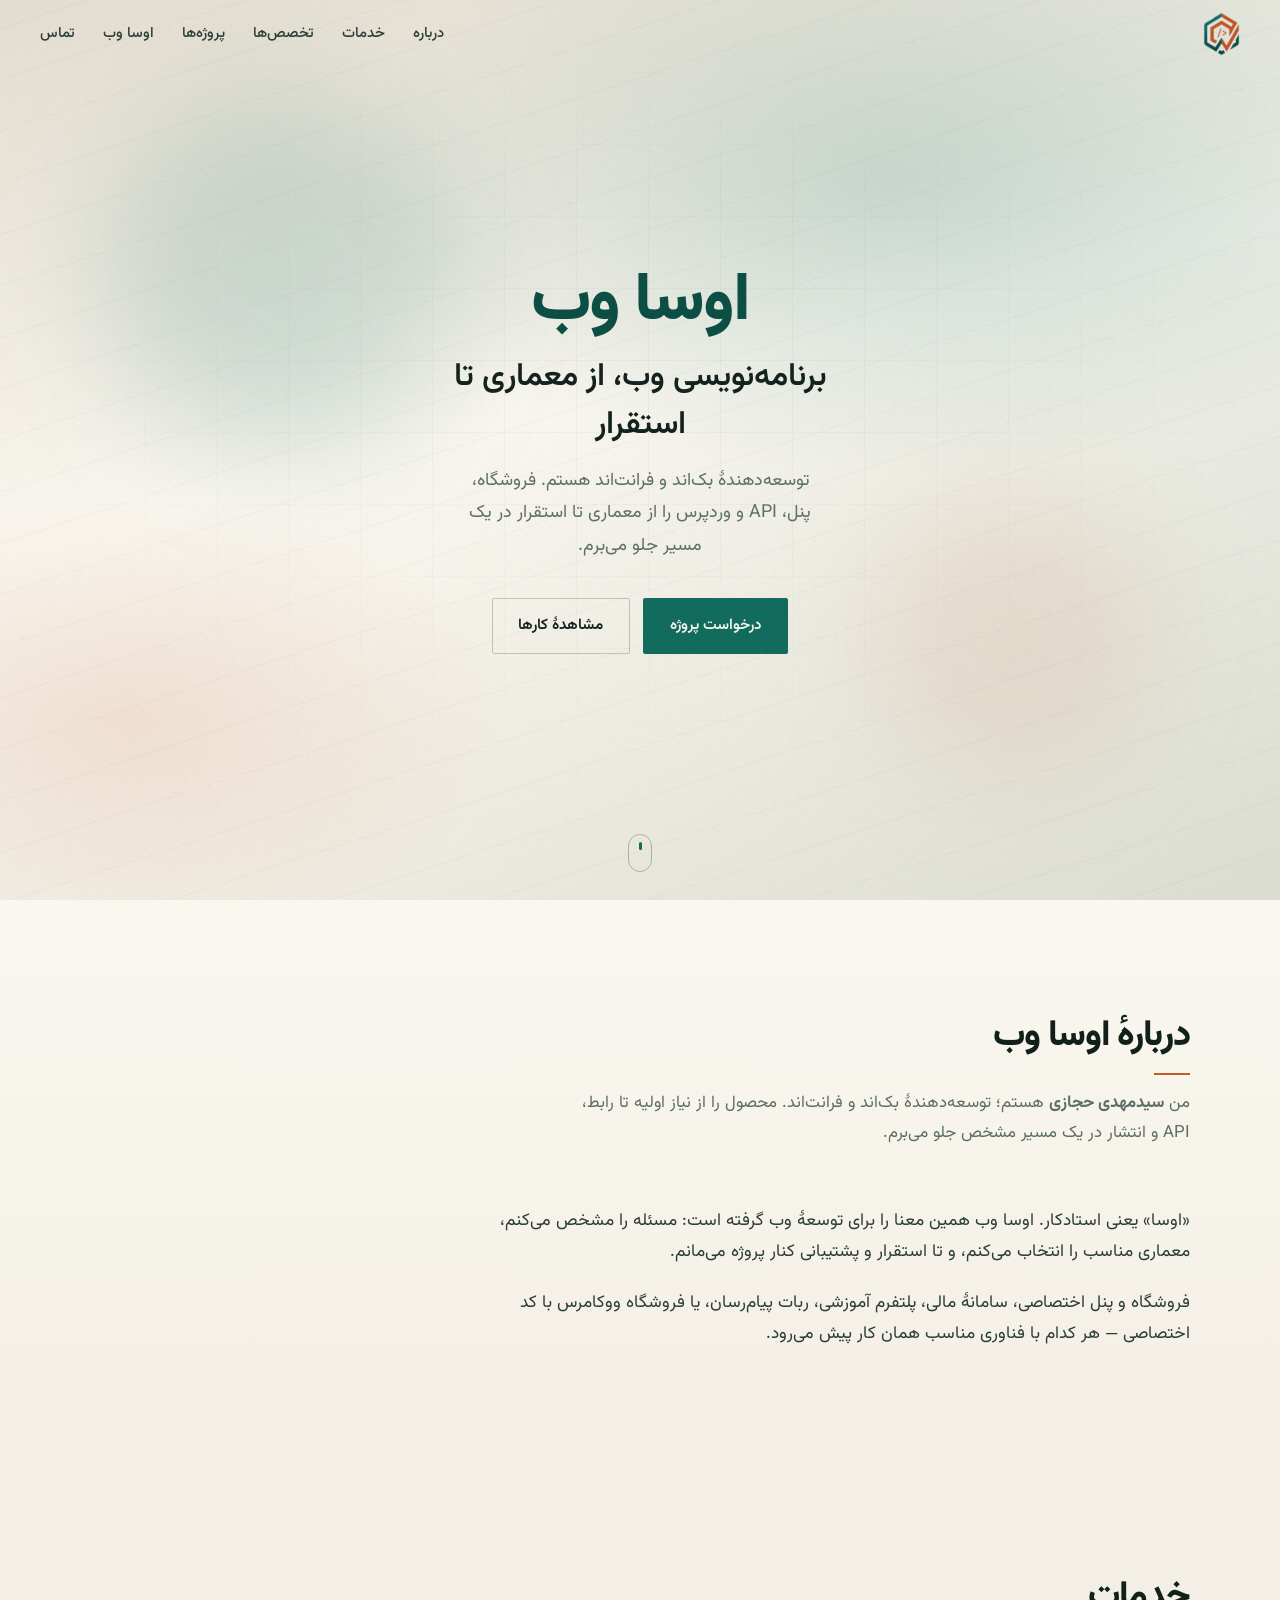
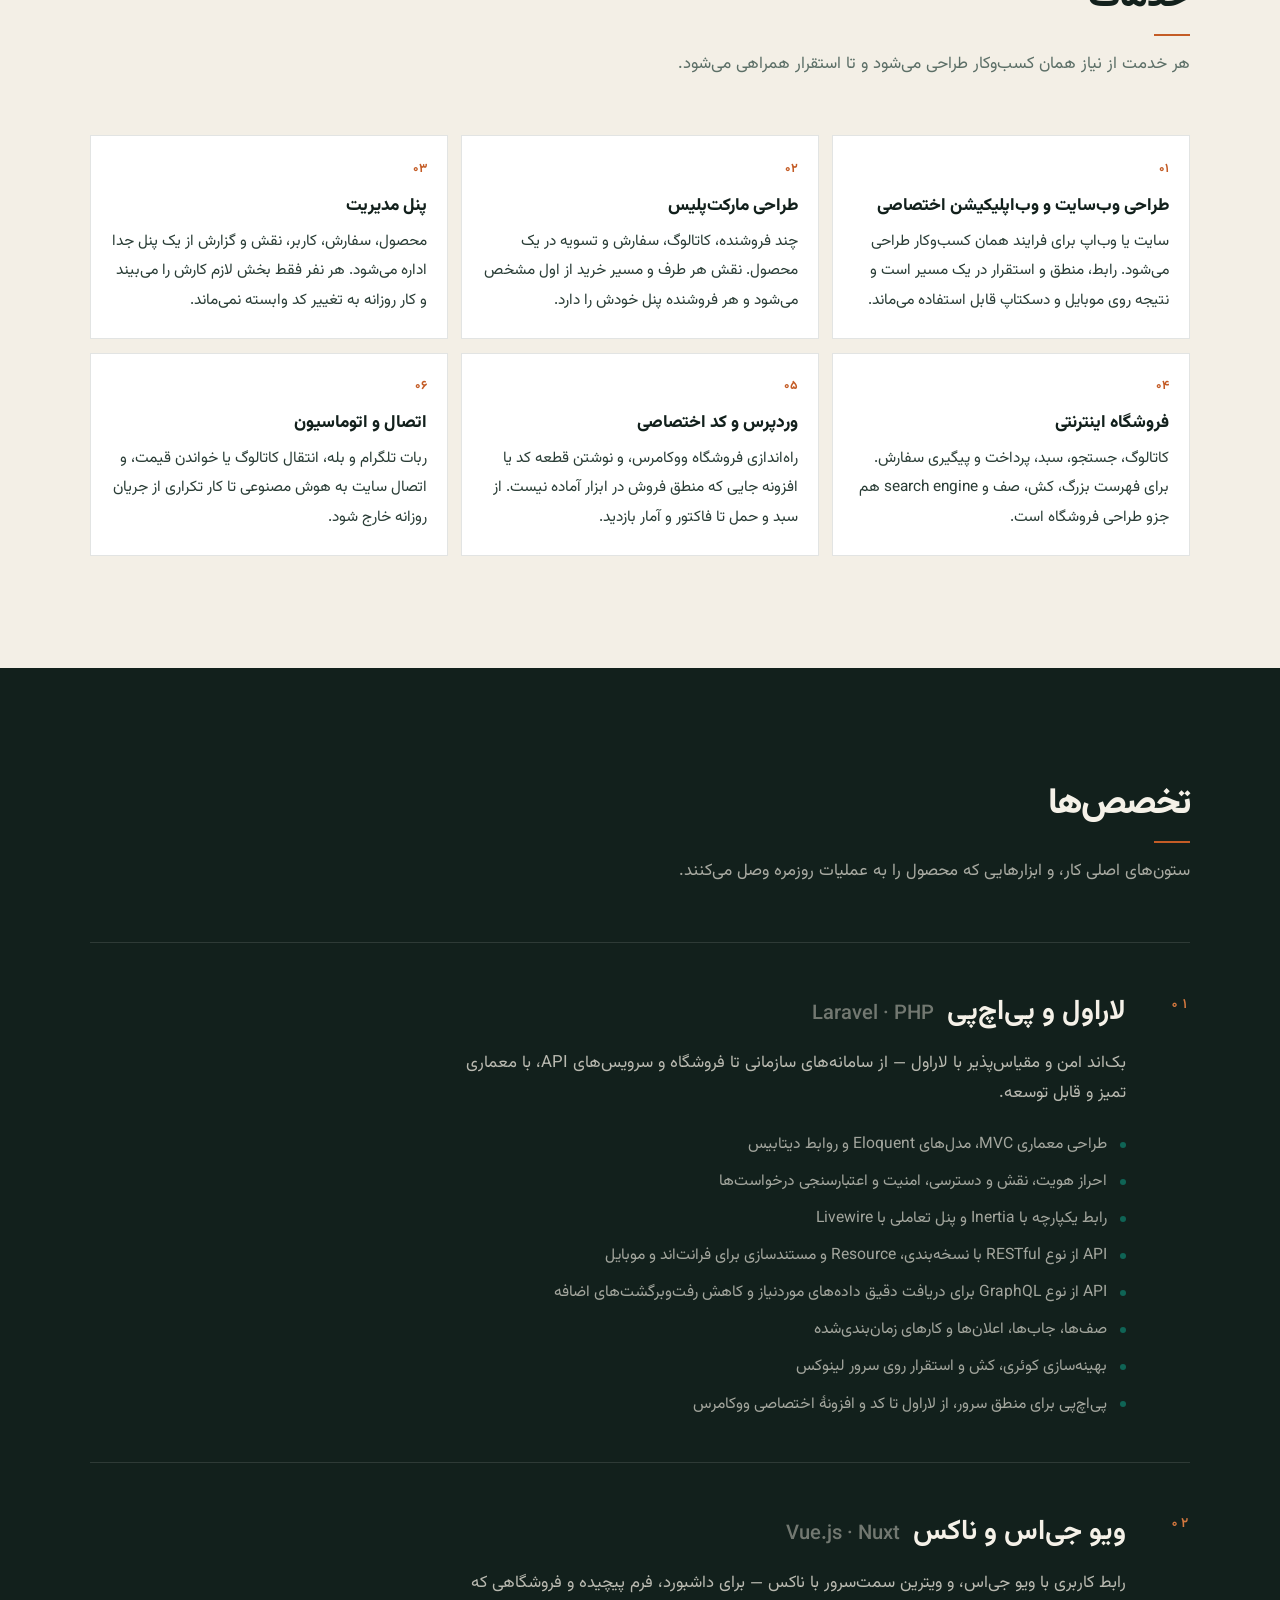
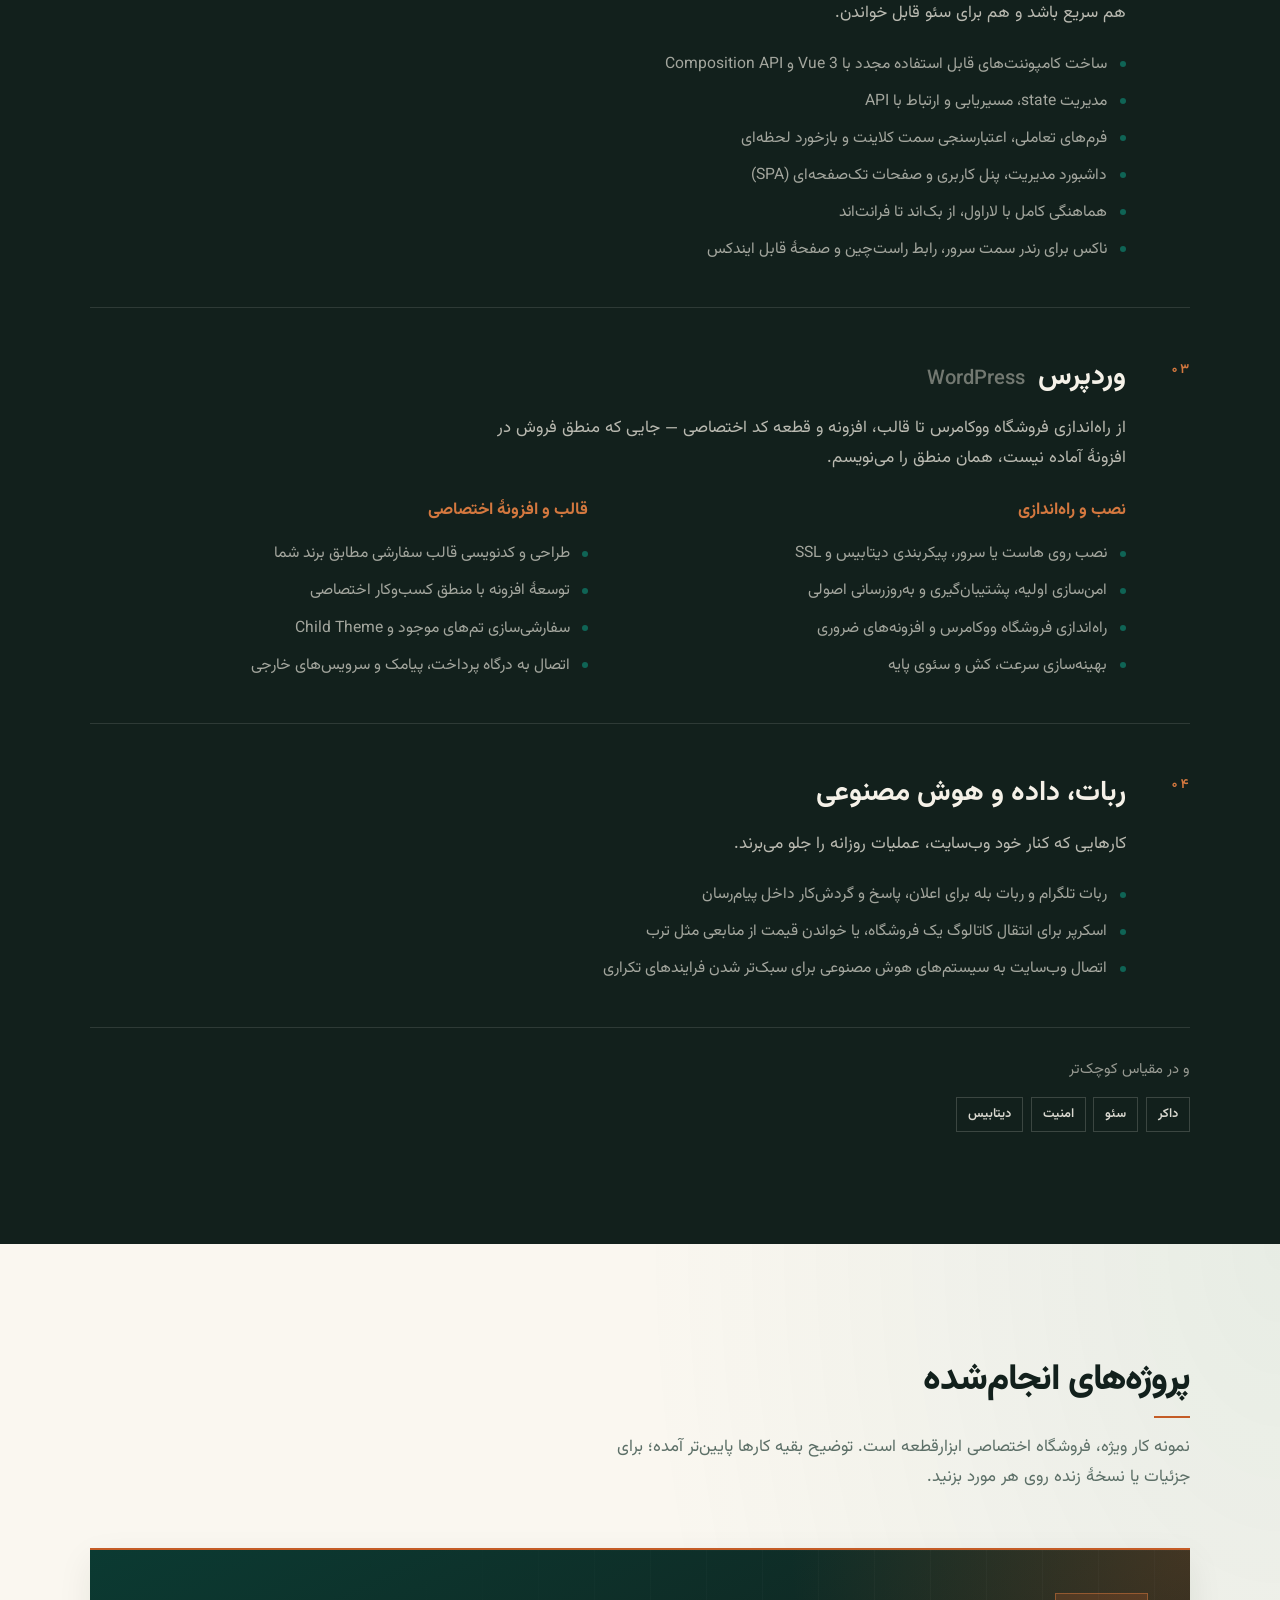
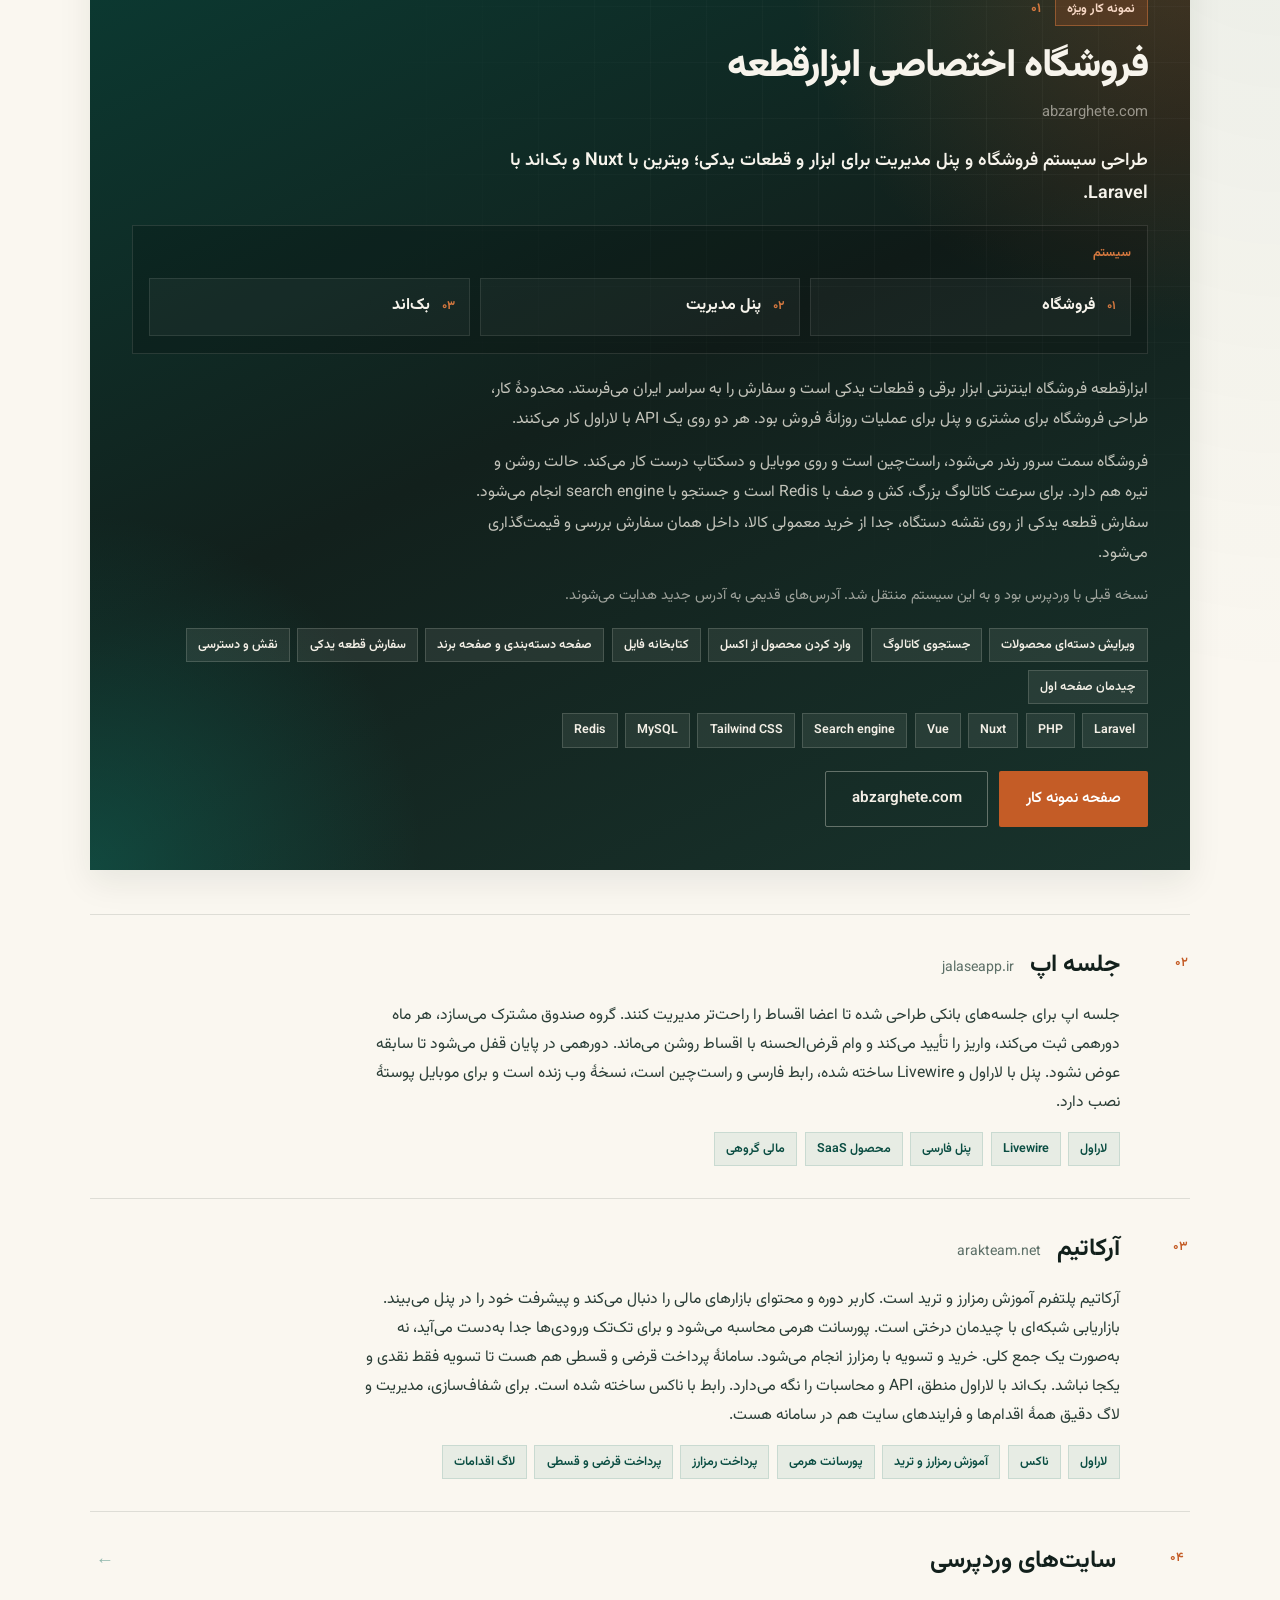
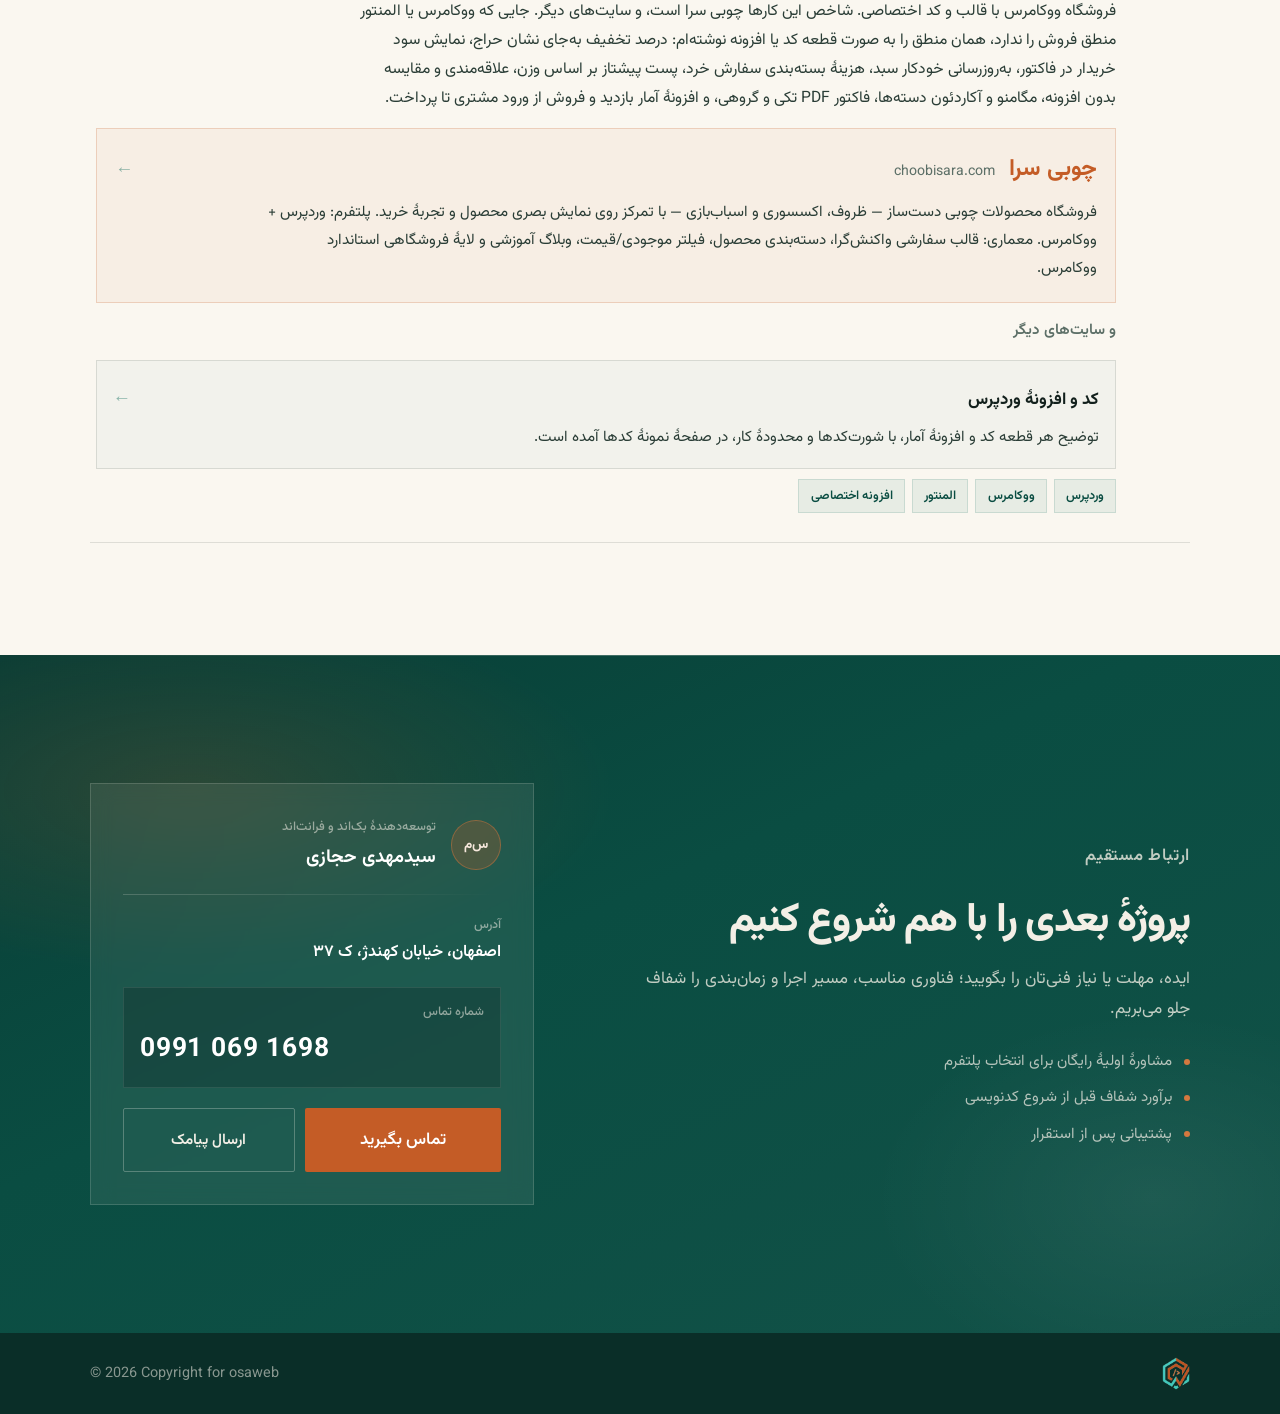
<file: index.html>
<!DOCTYPE html>
<html lang="fa" dir="rtl">
<head>
  <meta charset="UTF-8">
  <meta name="viewport" content="width=device-width, initial-scale=1.0">
  <meta name="description" content="سیدمهدی حجازی، توسعه‌دهندهٔ بک‌اند و فرانت‌اند. طراحی فروشگاه، پنل مدیریت، API و وردپرس با لاراول، ویو جی‌اس و ناکس.">
  <meta name="robots" content="index, follow">
  <link rel="canonical" href="https://osaweb.ir/">
  <meta property="og:locale" content="fa_IR">
  <meta property="og:type" content="website">
  <meta property="og:site_name" content="اوسا وب">
  <meta property="og:title" content="اوسا وب | طراحی و برنامه‌نویسی وب">
  <meta property="og:description" content="سیدمهدی حجازی، توسعه‌دهندهٔ بک‌اند و فرانت‌اند. طراحی فروشگاه، پنل مدیریت، API و وردپرس با لاراول، ویو جی‌اس و ناکس.">
  <meta property="og:url" content="https://osaweb.ir/">
  <meta property="og:image" content="https://osaweb.ir/icon-512.png">
  <meta name="twitter:card" content="summary">
  <meta name="theme-color" content="#0f6b5c">
  <title>اوسا وب | طراحی و برنامه‌نویسی وب</title>
  <script type="application/ld+json">
  {
    "@context": "https://schema.org",
    "@graph": [
      {
        "@type": "WebSite",
        "name": "اوسا وب",
        "url": "https://osaweb.ir/",
        "inLanguage": "fa"
      },
      {
        "@type": "Person",
        "name": "سیدمهدی حجازی",
        "url": "https://osaweb.ir/",
        "jobTitle": "توسعه‌دهنده بک‌اند و فرانت‌اند",
        "telephone": "+989910691698",
        "address": {
          "@type": "PostalAddress",
          "streetAddress": "خیابان کهندژ، ک ۳۷",
          "addressLocality": "اصفهان",
          "addressCountry": "IR"
        },
        "worksFor": {
          "@type": "Organization",
          "name": "اوسا وب",
          "url": "https://osaweb.ir/"
        },
        "knowsAbout": ["Laravel", "PHP", "Vue.js", "Nuxt", "WordPress", "WooCommerce"]
      }
    ]
  }
  </script>
  <link rel="icon" href="/favicon.ico" sizes="48x48">
  <link rel="icon" type="image/png" href="/favicon-48.png" sizes="48x48">
  <link rel="icon" type="image/png" href="/favicon-96.png" sizes="96x96">
  <link rel="apple-touch-icon" href="/apple-touch-icon.png">
  <link rel="manifest" href="/site.webmanifest">
  <link rel="stylesheet" href="/styles.css">
</head>
<body>
  <div class="noise" aria-hidden="true"></div>

  <header class="site-header" id="top">
    <div class="header-side">
      <a class="logo" href="#top" aria-label="اوسا وب">
        <img class="logo-img" src="/images/logo.png" alt="" width="354" height="408">
      </a>
      <a class="header-osaweb" href="/tarahi-website-isfahan/">اوسا وب</a>
    </div>
    <button class="nav-toggle" type="button" aria-label="منو" aria-expanded="false">
      <span></span><span></span>
    </button>
    <nav class="nav" aria-label="منوی اصلی">
      <a href="#about">درباره</a>
      <a href="#services">خدمات</a>
      <a href="#skills">تخصص‌ها</a>
      <a href="#projects">پروژه‌ها</a>
      <a class="nav-osaweb" href="/tarahi-website-isfahan/">اوسا وب</a>
      <a href="#contact">تماس</a>
    </nav>
  </header>

  <main>
    <section class="hero">
      <div class="hero-bg" aria-hidden="true">
        <div class="hero-mesh"></div>
        <div class="hero-grid"></div>
        <div class="hero-orb hero-orb--1"></div>
        <div class="hero-orb hero-orb--2"></div>
      </div>
      <div class="hero-content">
        <p class="brand-mark reveal" data-reveal>اوسا وب</p>
        <h1 class="hero-title reveal" data-reveal>
          برنامه‌نویسی وب، از معماری تا استقرار
        </h1>
        <p class="hero-lead reveal" data-reveal>
          توسعه‌دهندهٔ بک‌اند و فرانت‌اند هستم. فروشگاه، پنل، API و وردپرس را از معماری تا استقرار در یک مسیر جلو می‌برم.
        </p>
        <div class="hero-actions reveal" data-reveal>
          <a class="btn btn-primary" href="#contact">درخواست پروژه</a>
          <a class="btn btn-ghost" href="#projects">مشاهدهٔ کارها</a>
        </div>
      </div>
      <a class="scroll-hint" href="#about" aria-label="اسکرول به پایین">
        <span></span>
      </a>
    </section>

    <section class="section about" id="about">
      <div class="container">
        <div class="section-head reveal" data-reveal>
          <h2>دربارهٔ اوسا وب</h2>
          <p>
            من <strong>سیدمهدی حجازی</strong> هستم؛ توسعه‌دهندهٔ بک‌اند و فرانت‌اند.
            محصول را از نیاز اولیه تا رابط، API و انتشار در یک مسیر مشخص جلو می‌برم.
          </p>
        </div>
        <div class="about-body reveal" data-reveal>
          <p>
            «اوسا» یعنی استادکار. اوسا وب همین معنا را برای توسعهٔ وب گرفته است:
            مسئله را مشخص می‌کنم، معماری مناسب را انتخاب می‌کنم، و تا استقرار و پشتیبانی کنار پروژه می‌مانم.
          </p>
          <p>
            فروشگاه و پنل اختصاصی، سامانهٔ مالی، پلتفرم آموزشی، ربات پیام‌رسان، یا فروشگاه ووکامرس با کد اختصاصی —
            هر کدام با فناوری مناسب همان کار پیش می‌رود.
          </p>
        </div>
      </div>
    </section>

    <section class="section services" id="services">
      <div class="container">
        <div class="section-head reveal" data-reveal>
          <h2>خدمات</h2>
          <p>هر خدمت از نیاز همان کسب‌وکار طراحی می‌شود و تا استقرار همراهی می‌شود.</p>
        </div>
        <div class="service-grid">
          <article class="service-card reveal" data-reveal>
            <span>۰۱</span>
            <h3>طراحی وب‌سایت و وب‌اپلیکیشن اختصاصی</h3>
            <p>سایت یا وب‌اپ برای فرایند همان کسب‌وکار طراحی می‌شود. رابط، منطق و استقرار در یک مسیر است و نتیجه روی موبایل و دسکتاپ قابل استفاده می‌ماند.</p>
          </article>
          <article class="service-card reveal" data-reveal>
            <span>۰۲</span>
            <h3>طراحی مارکت‌پلیس</h3>
            <p>چند فروشنده، کاتالوگ، سفارش و تسویه در یک محصول. نقش هر طرف و مسیر خرید از اول مشخص می‌شود و هر فروشنده پنل خودش را دارد.</p>
          </article>
          <article class="service-card reveal" data-reveal>
            <span>۰۳</span>
            <h3>پنل مدیریت</h3>
            <p>محصول، سفارش، کاربر، نقش و گزارش از یک پنل جدا اداره می‌شود. هر نفر فقط بخش لازم کارش را می‌بیند و کار روزانه به تغییر کد وابسته نمی‌ماند.</p>
          </article>
          <article class="service-card reveal" data-reveal>
            <span>۰۴</span>
            <h3>فروشگاه اینترنتی</h3>
            <p>کاتالوگ، جستجو، سبد، پرداخت و پیگیری سفارش. برای فهرست بزرگ، کش، صف و search engine هم جزو طراحی فروشگاه است.</p>
          </article>
          <article class="service-card reveal" data-reveal>
            <span>۰۵</span>
            <h3>وردپرس و کد اختصاصی</h3>
            <p>راه‌اندازی فروشگاه ووکامرس، و نوشتن قطعه کد یا افزونه جایی که منطق فروش در ابزار آماده نیست. از سبد و حمل تا فاکتور و آمار بازدید.</p>
          </article>
          <article class="service-card reveal" data-reveal>
            <span>۰۶</span>
            <h3>اتصال و اتوماسیون</h3>
            <p>ربات تلگرام و بله، انتقال کاتالوگ یا خواندن قیمت، و اتصال سایت به هوش مصنوعی تا کار تکراری از جریان روزانه خارج شود.</p>
          </article>
        </div>
      </div>
    </section>

    <section class="section skills" id="skills">
      <div class="container">
        <div class="section-head reveal" data-reveal>
          <h2>تخصص‌ها</h2>
          <p>ستون‌های اصلی کار، و ابزارهایی که محصول را به عملیات روزمره وصل می‌کنند.</p>
        </div>

        <article class="skill reveal" data-reveal>
          <div class="skill-index">۰۱</div>
          <div class="skill-content">
            <h3>لاراول و پی‌اچ‌پی <span lang="en">Laravel · PHP</span></h3>
            <p class="skill-lead">
              بک‌اند امن و مقیاس‌پذیر با لاراول — از سامانه‌های سازمانی تا فروشگاه و سرویس‌های API، با معماری تمیز و قابل توسعه.
            </p>
            <ul class="skill-list">
              <li>طراحی معماری MVC، مدل‌های Eloquent و روابط دیتابیس</li>
              <li>احراز هویت، نقش و دسترسی، امنیت و اعتبارسنجی درخواست‌ها</li>
              <li>رابط یکپارچه با <span lang="en">Inertia</span> و پنل تعاملی با <span lang="en">Livewire</span></li>
              <li>API از نوع <span lang="en">RESTful</span> با نسخه‌بندی، Resource و مستندسازی برای فرانت‌اند و موبایل</li>
              <li>API از نوع <span lang="en">GraphQL</span> برای دریافت دقیق داده‌های موردنیاز و کاهش رفت‌وبرگشت‌های اضافه</li>
              <li>صف‌ها، جاب‌ها، اعلان‌ها و کارهای زمان‌بندی‌شده</li>
              <li>بهینه‌سازی کوئری، کش و استقرار روی سرور لینوکس</li>
              <li>پی‌اچ‌پی برای منطق سرور، از لاراول تا کد و افزونهٔ اختصاصی ووکامرس</li>
            </ul>
          </div>
        </article>

        <article class="skill reveal" data-reveal>
          <div class="skill-index">۰۲</div>
          <div class="skill-content">
            <h3>ویو جی‌اس و ناکس <span lang="en">Vue.js · Nuxt</span></h3>
            <p class="skill-lead">
              رابط کاربری با ویو جی‌اس، و ویترین سمت‌سرور با ناکس — برای داشبورد، فرم پیچیده و فروشگاهی که هم سریع باشد و هم برای سئو قابل خواندن.
            </p>
            <ul class="skill-list">
              <li>ساخت کامپوننت‌های قابل استفاده مجدد با Vue 3 و Composition API</li>
              <li>مدیریت state، مسیریابی و ارتباط با API</li>
              <li>فرم‌های تعاملی، اعتبارسنجی سمت کلاینت و بازخورد لحظه‌ای</li>
              <li>داشبورد مدیریت، پنل کاربری و صفحات تک‌صفحه‌ای (SPA)</li>
              <li>هماهنگی کامل با لاراول، از بک‌اند تا فرانت‌اند</li>
              <li>ناکس برای رندر سمت سرور، رابط راست‌چین و صفحهٔ قابل ایندکس</li>
            </ul>
          </div>
        </article>

        <article class="skill reveal" data-reveal>
          <div class="skill-index">۰۳</div>
          <div class="skill-content">
            <h3>وردپرس <span lang="en">WordPress</span></h3>
            <p class="skill-lead">
              از راه‌اندازی فروشگاه ووکامرس تا قالب، افزونه و قطعه کد اختصاصی — جایی که منطق فروش در افزونهٔ آماده نیست، همان منطق را می‌نویسم.
            </p>
            <div class="wp-grid">
              <div>
                <h4>نصب و راه‌اندازی</h4>
                <ul class="skill-list">
                  <li>نصب روی هاست یا سرور، پیکربندی دیتابیس و SSL</li>
                  <li>امن‌سازی اولیه، پشتیبان‌گیری و به‌روزرسانی اصولی</li>
                  <li>راه‌اندازی فروشگاه ووکامرس و افزونه‌های ضروری</li>
                  <li>بهینه‌سازی سرعت، کش و سئوی پایه</li>
                </ul>
              </div>
              <div>
                <h4>قالب و افزونهٔ اختصاصی</h4>
                <ul class="skill-list">
                  <li>طراحی و کدنویسی قالب سفارشی مطابق برند شما</li>
                  <li>توسعهٔ افزونه با منطق کسب‌وکار اختصاصی</li>
                  <li>سفارشی‌سازی تم‌های موجود و Child Theme</li>
                  <li>اتصال به درگاه پرداخت، پیامک و سرویس‌های خارجی</li>
                </ul>
              </div>
            </div>
          </div>
        </article>

        <article class="skill reveal" data-reveal>
          <div class="skill-index">۰۴</div>
          <div class="skill-content">
            <h3>ربات، داده و هوش مصنوعی</h3>
            <p class="skill-lead">
              کارهایی که کنار خود وب‌سایت، عملیات روزانه را جلو می‌برند.
            </p>
            <ul class="skill-list">
              <li>ربات تلگرام و ربات بله برای اعلان، پاسخ و گردش‌کار داخل پیام‌رسان</li>
              <li>اسکرپر برای انتقال کاتالوگ یک فروشگاه، یا خواندن قیمت از منابعی مثل ترب</li>
              <li>اتصال وب‌سایت به سیستم‌های هوش مصنوعی برای سبک‌تر شدن فرایندهای تکراری</li>
            </ul>
          </div>
        </article>

        <div class="skill-fine reveal" data-reveal>
          <p>و در مقیاس کوچک‌تر</p>
          <ul>
            <li>داکر</li>
            <li>سئو</li>
            <li>امنیت</li>
            <li>دیتابیس</li>
          </ul>
        </div>
      </div>
    </section>

    <section class="section projects" id="projects">
      <div class="container">
        <div class="section-head reveal" data-reveal>
          <h2>پروژه‌های انجام‌شده</h2>
          <p>نمونه کار ویژه، فروشگاه اختصاصی ابزارقطعه است. توضیح بقیه کارها پایین‌تر آمده؛ برای جزئیات یا نسخهٔ زنده روی هر مورد بزنید.</p>
        </div>

        <article class="showcase reveal" data-reveal>
          <div class="showcase-glow" aria-hidden="true"></div>
          <div class="showcase-layout">
            <div class="showcase-copy">
              <div class="showcase-kicker">
                <span class="showcase-badge">نمونه کار ویژه</span>
                <span class="showcase-index">۰۱</span>
              </div>
              <h3 class="showcase-title">فروشگاه اختصاصی ابزارقطعه</h3>
              <p class="showcase-domain" lang="en">abzarghete.com</p>
              <p class="showcase-summary">طراحی سیستم فروشگاه و پنل مدیریت برای ابزار و قطعات یدکی؛ ویترین با Nuxt و بک‌اند با Laravel.</p>
              <aside class="showcase-parts">
                <p class="showcase-parts-label">سیستم</p>
                <ol>
                  <li>
                    <span>۰۱</span>
                    <strong>فروشگاه</strong>
                  </li>
                  <li>
                    <span>۰۲</span>
                    <strong>پنل مدیریت</strong>
                  </li>
                  <li>
                    <span>۰۳</span>
                    <strong>بک‌اند</strong>
                  </li>
                </ol>
              </aside>
              <p class="showcase-text">ابزارقطعه فروشگاه اینترنتی ابزار برقی و قطعات یدکی است و سفارش را به سراسر ایران می‌فرستد. محدودهٔ کار، طراحی فروشگاه برای مشتری و پنل برای عملیات روزانهٔ فروش بود. هر دو روی یک API با لاراول کار می‌کنند.</p>
              <p class="showcase-text">فروشگاه سمت سرور رندر می‌شود، راست‌چین است و روی موبایل و دسکتاپ درست کار می‌کند. حالت روشن و تیره هم دارد. برای سرعت کاتالوگ بزرگ، کش و صف با Redis است و جستجو با search engine انجام می‌شود. سفارش قطعه یدکی از روی نقشه دستگاه، جدا از خرید معمولی کالا، داخل همان سفارش بررسی و قیمت‌گذاری می‌شود.</p>
              <p class="showcase-note">نسخه قبلی با وردپرس بود و به این سیستم منتقل شد. آدرس‌های قدیمی به آدرس جدید هدایت می‌شوند.</p>
              <ul class="showcase-tags" aria-label="قابلیت‌ها">
                <li>ویرایش دسته‌ای محصولات</li>
                <li>جستجوی کاتالوگ</li>
                <li>وارد کردن محصول از اکسل</li>
                <li>کتابخانه فایل</li>
                <li>صفحه دسته‌بندی و صفحه برند</li>
                <li>سفارش قطعه یدکی</li>
                <li>نقش و دسترسی</li>
                <li>چیدمان صفحه اول</li>
              </ul>
              <ul class="showcase-tags" aria-label="تکنولوژی‌ها">
                <li lang="en">Laravel</li>
                <li lang="en">PHP</li>
                <li lang="en">Nuxt</li>
                <li lang="en">Vue</li>
                <li lang="en">Search engine</li>
                <li lang="en">Tailwind CSS</li>
                <li lang="en">MySQL</li>
                <li lang="en">Redis</li>
              </ul>
              <div class="showcase-actions">
                <a class="btn btn-primary" href="/works/abzarghete/">صفحه نمونه کار</a>
                <a class="btn btn-on-dark" href="https://abzarghete.com" target="_blank" rel="noopener noreferrer">abzarghete.com</a>
              </div>
            </div>
          </div>
        </article>

        <ul class="project-list">
          <li class="project reveal" data-reveal>
            <a class="project-link" href="/works/jalase-app/">
              <div class="project-top">
                <span class="project-num">۰۲</span>
                <div class="project-heading">
                  <span class="project-name">جلسه اپ</span>
                  <span class="project-domain" lang="en">jalaseapp.ir</span>
                </div>
                <span class="project-arrow" aria-hidden="true">←</span>
              </div>
              <p class="project-desc">
                جلسه اپ برای جلسه‌های بانکی طراحی شده تا اعضا اقساط را راحت‌تر مدیریت کنند. گروه صندوق مشترک می‌سازد، هر ماه دورهمی ثبت می‌کند، واریز را تأیید می‌کند و وام قرض‌الحسنه با اقساط روشن می‌ماند. دورهمی در پایان قفل می‌شود تا سابقه عوض نشود.
                پنل با لاراول و Livewire ساخته شده، رابط فارسی و راست‌چین است، نسخهٔ وب زنده است و برای موبایل پوستهٔ نصب دارد.
              </p>
              <ul class="project-tags">
                <li>لاراول</li>
                <li>Livewire</li>
                <li>پنل فارسی</li>
                <li>محصول SaaS</li>
                <li>مالی گروهی</li>
              </ul>
            </a>
          </li>
          <li class="project reveal" data-reveal>
            <a class="project-link" href="https://arakteam.net" target="_blank" rel="noopener noreferrer">
              <div class="project-top">
                <span class="project-num">۰۳</span>
                <div class="project-heading">
                  <span class="project-name">آرکاتیم</span>
                  <span class="project-domain" lang="en">arakteam.net</span>
                </div>
                <span class="project-arrow" aria-hidden="true">←</span>
              </div>
              <p class="project-desc">
                آرکاتیم پلتفرم آموزش رمز‌ارز و ترید است. کاربر دوره و محتوای بازارهای مالی را دنبال می‌کند و پیشرفت خود را در پنل می‌بیند.
                بازاریابی شبکه‌ای با چیدمان درختی است. پورسانت هرمی محاسبه می‌شود و برای تک‌تک ورودی‌ها جدا به‌دست می‌آید، نه به‌صورت یک جمع کلی. خرید و تسویه با رمزارز انجام می‌شود. سامانهٔ پرداخت قرضی و قسطی هم هست تا تسویه فقط نقدی و یکجا نباشد.
                بک‌اند با لاراول منطق، API و محاسبات را نگه می‌دارد. رابط با ناکس ساخته شده است. برای شفاف‌سازی، مدیریت و لاگ دقیق همهٔ اقدام‌ها و فرایندهای سایت هم در سامانه هست.
              </p>
              <ul class="project-tags">
                <li>لاراول</li>
                <li>ناکس</li>
                <li>آموزش رمزارز و ترید</li>
                <li>پورسانت هرمی</li>
                <li>پرداخت رمزارز</li>
                <li>پرداخت قرضی و قسطی</li>
                <li>لاگ اقدامات</li>
              </ul>
            </a>
          </li>
          <li class="project reveal" data-reveal>
            <div class="project-group">
              <a class="project-group-link" href="/works/wordpress/">
                <div class="project-top">
                  <span class="project-num">۰۴</span>
                  <div class="project-heading">
                    <span class="project-name">سایت‌های وردپرسی</span>
                  </div>
                  <span class="project-arrow" aria-hidden="true">←</span>
                </div>
              </a>
              <p class="project-desc">
                فروشگاه ووکامرس با قالب و کد اختصاصی. شاخص این کارها چوبی سرا است، و سایت‌های دیگر.
                جایی که ووکامرس یا المنتور منطق فروش را ندارد، همان منطق را به صورت قطعه کد یا افزونه نوشته‌ام: درصد تخفیف به‌جای نشان حراج، نمایش سود خریدار در فاکتور، به‌روزرسانی خودکار سبد، هزینهٔ بسته‌بندی سفارش خرد، پست پیشتاز بر اساس وزن، علاقه‌مندی و مقایسه بدون افزونه، مگامنو و آکاردئون دسته‌ها، فاکتور PDF تکی و گروهی، و افزونهٔ آمار بازدید و فروش از ورود مشتری تا پرداخت.
              </p>
              <a class="project-site project-site--lead" href="https://choobisara.com" target="_blank" rel="noopener noreferrer">
                <div class="project-site-head">
                  <span class="project-site-name">چوبی سرا</span>
                  <span class="project-domain" lang="en">choobisara.com</span>
                  <span class="project-arrow" aria-hidden="true">←</span>
                </div>
                <p class="project-site-desc">
                  فروشگاه محصولات چوبی دست‌ساز — ظروف، اکسسوری و اسباب‌بازی — با تمرکز روی نمایش بصری محصول و تجربهٔ خرید.
                  پلتفرم: وردپرس + ووکامرس. معماری: قالب سفارشی واکنش‌گرا، دسته‌بندی محصول، فیلتر موجودی/قیمت، وبلاگ آموزشی و لایهٔ فروشگاهی استاندارد ووکامرس.
                </p>
              </a>
              <p class="project-others">و سایت‌های دیگر</p>
              <a class="project-site" href="/works/wordpress/">
                <div class="project-site-head">
                  <span class="project-site-name">کد و افزونهٔ وردپرس</span>
                  <span class="project-arrow" aria-hidden="true">←</span>
                </div>
                <p class="project-site-desc">
                  توضیح هر قطعه کد و افزونهٔ آمار، با شورت‌کدها و محدودهٔ کار، در صفحهٔ نمونهٔ کدها آمده است.
                </p>
              </a>
              <ul class="project-tags">
                <li>وردپرس</li>
                <li>ووکامرس</li>
                <li>المنتور</li>
                <li>افزونه اختصاصی</li>
              </ul>
            </div>
          </li>
        </ul>
      </div>
    </section>

    <section class="section contact" id="contact">
      <div class="contact-bg" aria-hidden="true">
        <div class="contact-line"></div>
      </div>
      <div class="container">
        <div class="contact-layout reveal" data-reveal>
          <div class="contact-copy">
            <p class="contact-eyebrow">ارتباط مستقیم</p>
            <h2>پروژهٔ بعدی را با هم شروع کنیم</h2>
            <p>
              ایده، مهلت یا نیاز فنی‌تان را بگویید؛ فناوری مناسب، مسیر اجرا و زمان‌بندی را شفاف جلو می‌بریم.
            </p>
            <ul class="contact-points">
              <li>مشاورهٔ اولیهٔ رایگان برای انتخاب پلتفرم</li>
              <li>برآورد شفاف قبل از شروع کدنویسی</li>
              <li>پشتیبانی پس از استقرار</li>
            </ul>
          </div>
          <aside class="contact-card">
            <div class="contact-person">
              <span class="contact-avatar" aria-hidden="true">س‌م</span>
              <div>
                <span class="contact-label">توسعه‌دهندهٔ بک‌اند و فرانت‌اند</span>
                <strong>سیدمهدی حجازی</strong>
              </div>
            </div>
            <div class="contact-divider"></div>
            <p class="contact-address">
              <span class="contact-label">آدرس</span>
              اصفهان، خیابان کهندژ، ک ۳۷
            </p>
            <a class="contact-phone-block" href="tel:09910691698">
              <span class="contact-label">شماره تماس</span>
              <span class="contact-phone" dir="ltr">0991&nbsp;069&nbsp;1698</span>
            </a>
            <div class="contact-actions">
              <a class="btn btn-primary btn-lg" href="tel:09910691698">تماس بگیرید</a>
              <a class="btn btn-contact-ghost" href="sms:09910691698">ارسال پیامک</a>
            </div>
          </aside>
        </div>
      </div>
    </section>
  </main>

  <footer class="site-footer">
    <div class="container footer-inner">
      <span class="footer-brand"><img src="/images/logo-on-dark.png" alt="اوسا وب" width="354" height="408"></span>
      <span class="footer-copy" dir="ltr">© <span id="year"></span> Copyright for osaweb</span>
    </div>
  </footer>

  <script src="/script.js"></script>
</body>
</html>
</file>
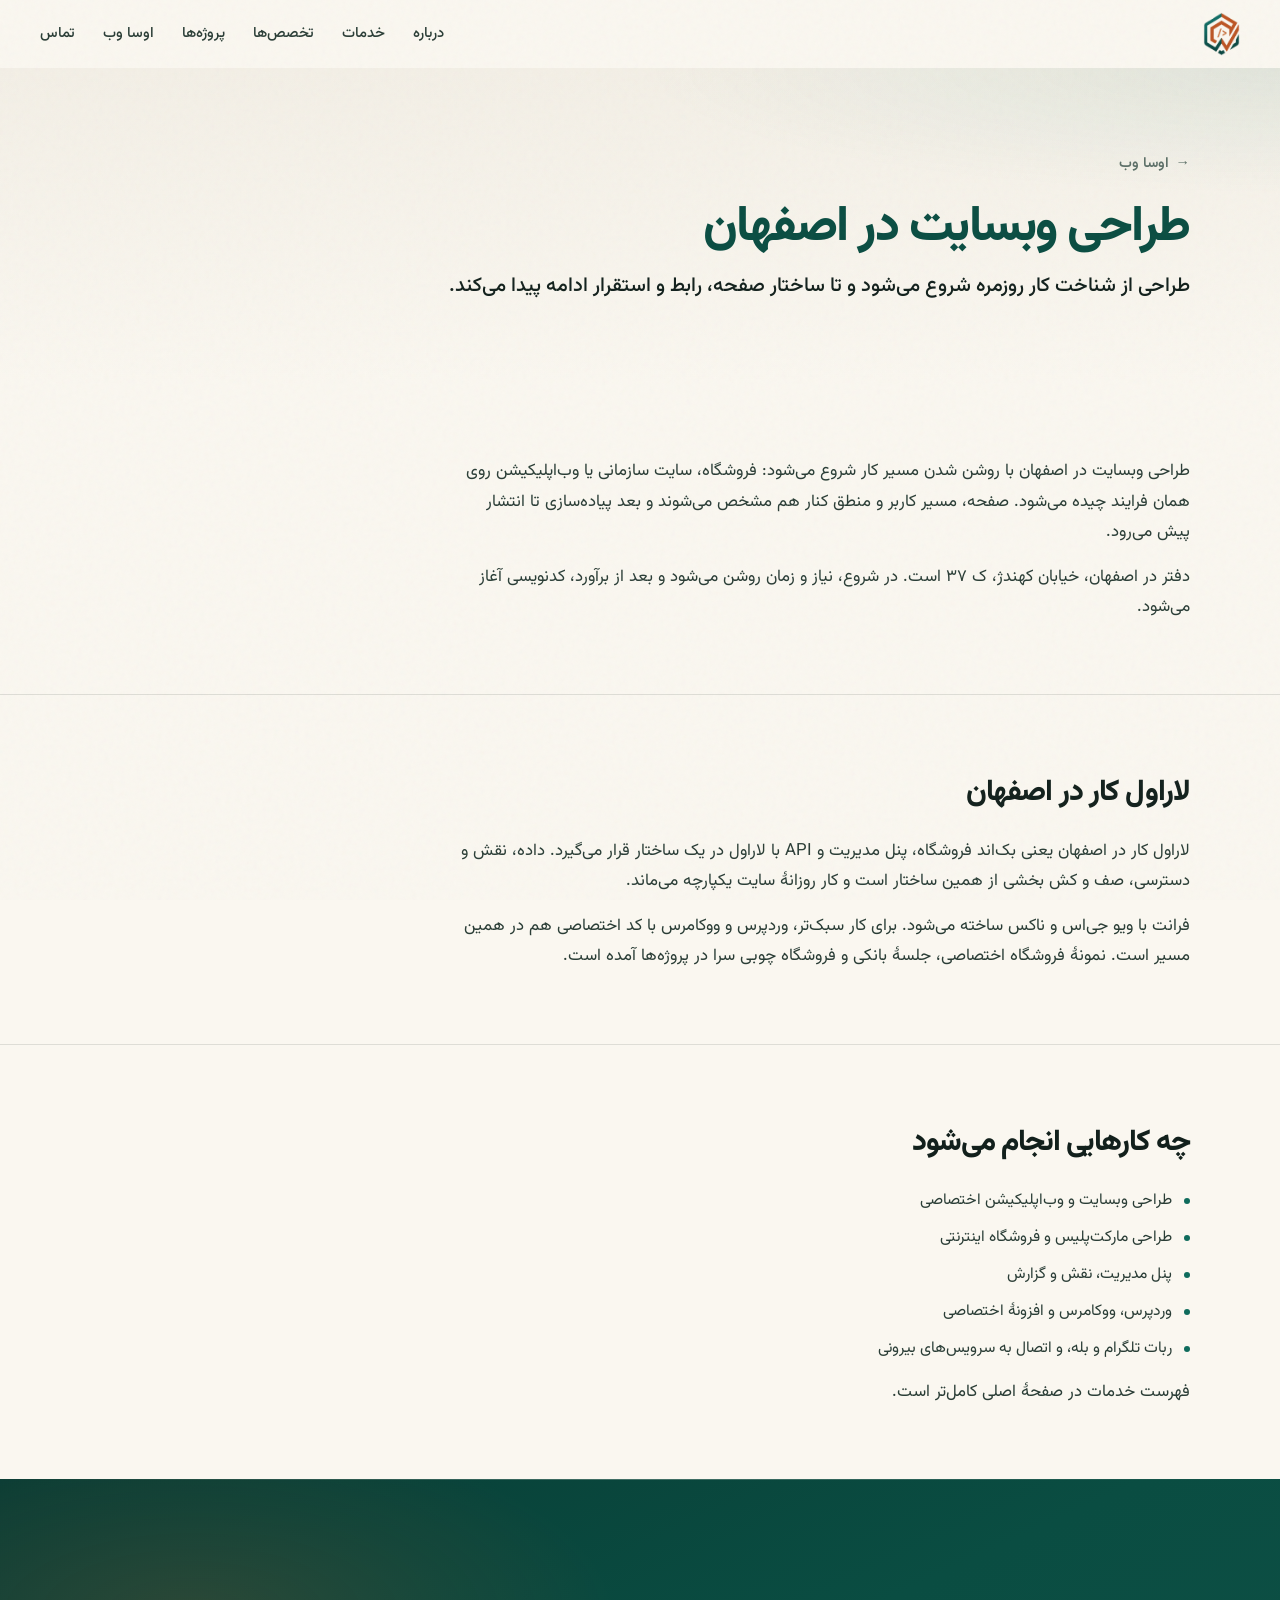
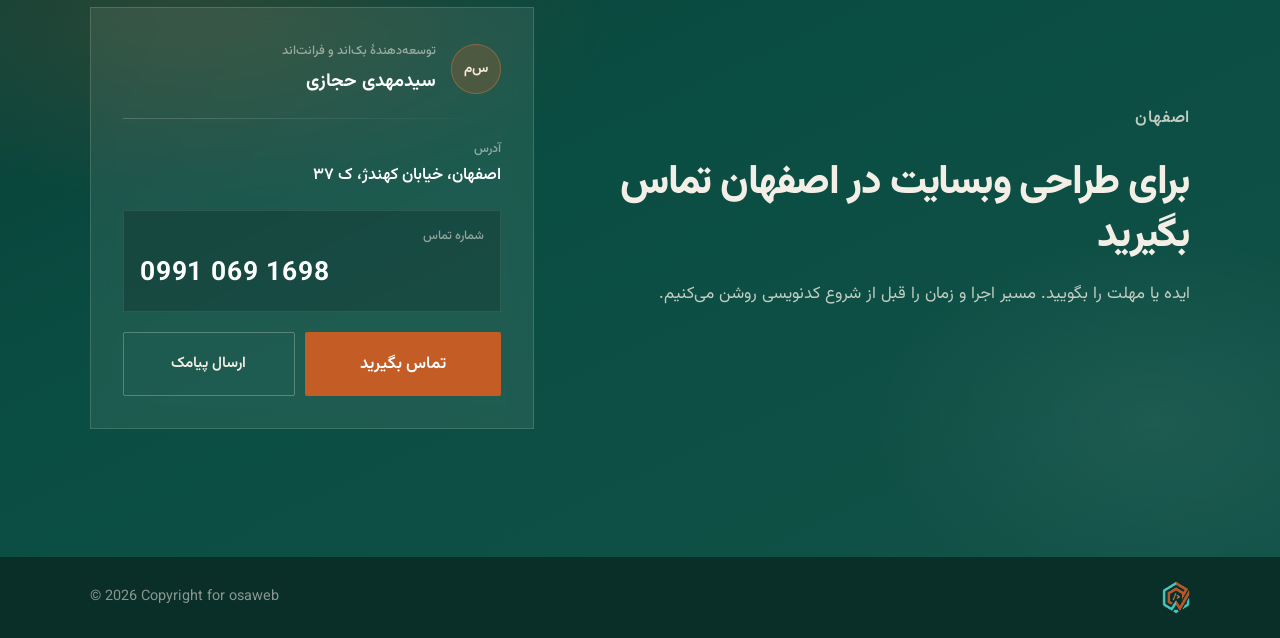
<file: tarahi-website-isfahan/index.html>
<!DOCTYPE html>
<html lang="fa" dir="rtl">
<head>
  <meta charset="UTF-8">
  <meta name="viewport" content="width=device-width, initial-scale=1.0">
  <meta name="description" content="طراحی وبسایت در اصفهان و لاراول کار در اصفهان. سیدمهدی حجازی در خیابان کهندژ؛ فروشگاه، پنل مدیریت و وب‌اپ اختصاصی.">
  <meta name="robots" content="index, follow">
  <link rel="canonical" href="https://osaweb.ir/tarahi-website-isfahan/">
  <meta property="og:locale" content="fa_IR">
  <meta property="og:type" content="website">
  <meta property="og:site_name" content="اوسا وب">
  <meta property="og:title" content="طراحی وبسایت در اصفهان | لاراول کار در اصفهان">
  <meta property="og:description" content="طراحی وبسایت در اصفهان و لاراول کار در اصفهان. سیدمهدی حجازی در خیابان کهندژ؛ فروشگاه، پنل مدیریت و وب‌اپ اختصاصی.">
  <meta property="og:url" content="https://osaweb.ir/tarahi-website-isfahan/">
  <meta property="og:image" content="https://osaweb.ir/icon-512.png">
  <meta name="twitter:card" content="summary">
  <meta name="theme-color" content="#0f6b5c">
  <title>طراحی وبسایت در اصفهان | لاراول کار در اصفهان | اوسا وب</title>
  <script type="application/ld+json">
  {
    "@context": "https://schema.org",
    "@type": "ProfessionalService",
    "name": "اوسا وب",
    "url": "https://osaweb.ir/tarahi-website-isfahan/",
    "image": "https://osaweb.ir/icon-512.png",
    "telephone": "+989910691698",
    "address": {
      "@type": "PostalAddress",
      "streetAddress": "خیابان کهندژ، ک ۳۷",
      "addressLocality": "اصفهان",
      "addressCountry": "IR"
    },
    "areaServed": {
      "@type": "City",
      "name": "اصفهان"
    },
    "founder": {
      "@type": "Person",
      "name": "سیدمهدی حجازی"
    }
  }
  </script>
  <link rel="icon" href="/favicon.ico" sizes="48x48">
  <link rel="icon" type="image/png" href="/favicon-48.png" sizes="48x48">
  <link rel="icon" type="image/png" href="/favicon-96.png" sizes="96x96">
  <link rel="apple-touch-icon" href="/apple-touch-icon.png">
  <link rel="manifest" href="/site.webmanifest">
  <link rel="stylesheet" href="/styles.css">
</head>
<body class="work-page">
  <div class="noise" aria-hidden="true"></div>

  <header class="site-header" id="top">
    <div class="header-side">
      <a class="logo" href="/" aria-label="اوسا وب">
        <img class="logo-img" src="/images/logo.png" alt="" width="354" height="408">
      </a>
      <a class="header-osaweb" href="/tarahi-website-isfahan/">اوسا وب</a>
    </div>
    <button class="nav-toggle" type="button" aria-label="منو" aria-expanded="false">
      <span></span><span></span>
    </button>
    <nav class="nav" aria-label="منوی اصلی">
      <a href="/#about">درباره</a>
      <a href="/#services">خدمات</a>
      <a href="/#skills">تخصص‌ها</a>
      <a href="/#projects">پروژه‌ها</a>
      <a class="nav-osaweb" href="/tarahi-website-isfahan/">اوسا وب</a>
      <a href="/#contact">تماس</a>
    </nav>
  </header>

  <main>
    <section class="work-hero">
      <div class="container">
        <a class="work-back work-back--ink" href="/">اوسا وب</a>
        <h1 class="work-hero-name">طراحی وبسایت در اصفهان</h1>
        <p class="work-hero-line">طراحی از شناخت کار روزمره شروع می‌شود و تا ساختار صفحه، رابط و استقرار ادامه پیدا می‌کند.</p>
      </div>
    </section>

    <section class="work-section">
      <div class="container">
        <div class="work-prose">
          <p class="reveal" data-reveal>طراحی وبسایت در اصفهان با روشن شدن مسیر کار شروع می‌شود: فروشگاه، سایت سازمانی یا وب‌اپلیکیشن روی همان فرایند چیده می‌شود. صفحه، مسیر کاربر و منطق کنار هم مشخص می‌شوند و بعد پیاده‌سازی تا انتشار پیش می‌رود.</p>
          <p class="reveal" data-reveal>دفتر در اصفهان، خیابان کهندژ، ک ۳۷ است. در شروع، نیاز و زمان روشن می‌شود و بعد از برآورد، کدنویسی آغاز می‌شود.</p>
        </div>
      </div>
    </section>

    <section class="work-section">
      <div class="container">
        <h2 class="reveal" data-reveal>لاراول کار در اصفهان</h2>
        <div class="work-prose">
          <p class="reveal" data-reveal>لاراول کار در اصفهان یعنی بک‌اند فروشگاه، پنل مدیریت و API با لاراول در یک ساختار قرار می‌گیرد. داده، نقش و دسترسی، صف و کش بخشی از همین ساختار است و کار روزانهٔ سایت یکپارچه می‌ماند.</p>
          <p class="reveal" data-reveal>فرانت با ویو جی‌اس و ناکس ساخته می‌شود. برای کار سبک‌تر، وردپرس و ووکامرس با کد اختصاصی هم در همین مسیر است. نمونهٔ فروشگاه اختصاصی، جلسهٔ بانکی و فروشگاه چوبی سرا در <a href="/#projects">پروژه‌ها</a> آمده است.</p>
        </div>
      </div>
    </section>

    <section class="work-section">
      <div class="container">
        <h2 class="reveal" data-reveal>چه کارهایی انجام می‌شود</h2>
        <ul class="work-bullets reveal" data-reveal>
          <li>طراحی وبسایت و وب‌اپلیکیشن اختصاصی</li>
          <li>طراحی مارکت‌پلیس و فروشگاه اینترنتی</li>
          <li>پنل مدیریت، نقش و گزارش</li>
          <li>وردپرس، ووکامرس و افزونهٔ اختصاصی</li>
          <li>ربات تلگرام و بله، و اتصال به سرویس‌های بیرونی</li>
        </ul>
        <p class="reveal" data-reveal><a href="/#services">فهرست خدمات</a> در صفحهٔ اصلی کامل‌تر است.</p>
      </div>
    </section>

    <section class="section contact" id="contact">
      <div class="contact-bg" aria-hidden="true">
        <div class="contact-line"></div>
      </div>
      <div class="container">
        <div class="contact-layout reveal" data-reveal>
          <div class="contact-copy">
            <p class="contact-eyebrow">اصفهان</p>
            <h2>برای طراحی وبسایت در اصفهان تماس بگیرید</h2>
            <p>ایده یا مهلت را بگویید. مسیر اجرا و زمان را قبل از شروع کدنویسی روشن می‌کنیم.</p>
          </div>
          <aside class="contact-card">
            <div class="contact-person">
              <span class="contact-avatar" aria-hidden="true">س‌م</span>
              <div>
                <span class="contact-label">توسعه‌دهندهٔ بک‌اند و فرانت‌اند</span>
                <strong>سیدمهدی حجازی</strong>
              </div>
            </div>
            <div class="contact-divider"></div>
            <p class="contact-address">
              <span class="contact-label">آدرس</span>
              اصفهان، خیابان کهندژ، ک ۳۷
            </p>
            <a class="contact-phone-block" href="tel:09910691698">
              <span class="contact-label">شماره تماس</span>
              <span class="contact-phone" dir="ltr">0991&nbsp;069&nbsp;1698</span>
            </a>
            <div class="contact-actions">
              <a class="btn btn-primary btn-lg" href="tel:09910691698">تماس بگیرید</a>
              <a class="btn btn-contact-ghost" href="sms:09910691698">ارسال پیامک</a>
            </div>
          </aside>
        </div>
      </div>
    </section>
  </main>

  <footer class="site-footer">
    <div class="container footer-inner">
      <span class="footer-brand"><img src="/images/logo-on-dark.png" alt="اوسا وب" width="354" height="408"></span>
      <span class="footer-copy" dir="ltr">© <span id="year"></span> Copyright for osaweb</span>
    </div>
  </footer>

  <script src="/script.js"></script>
</body>
</html>
</file>
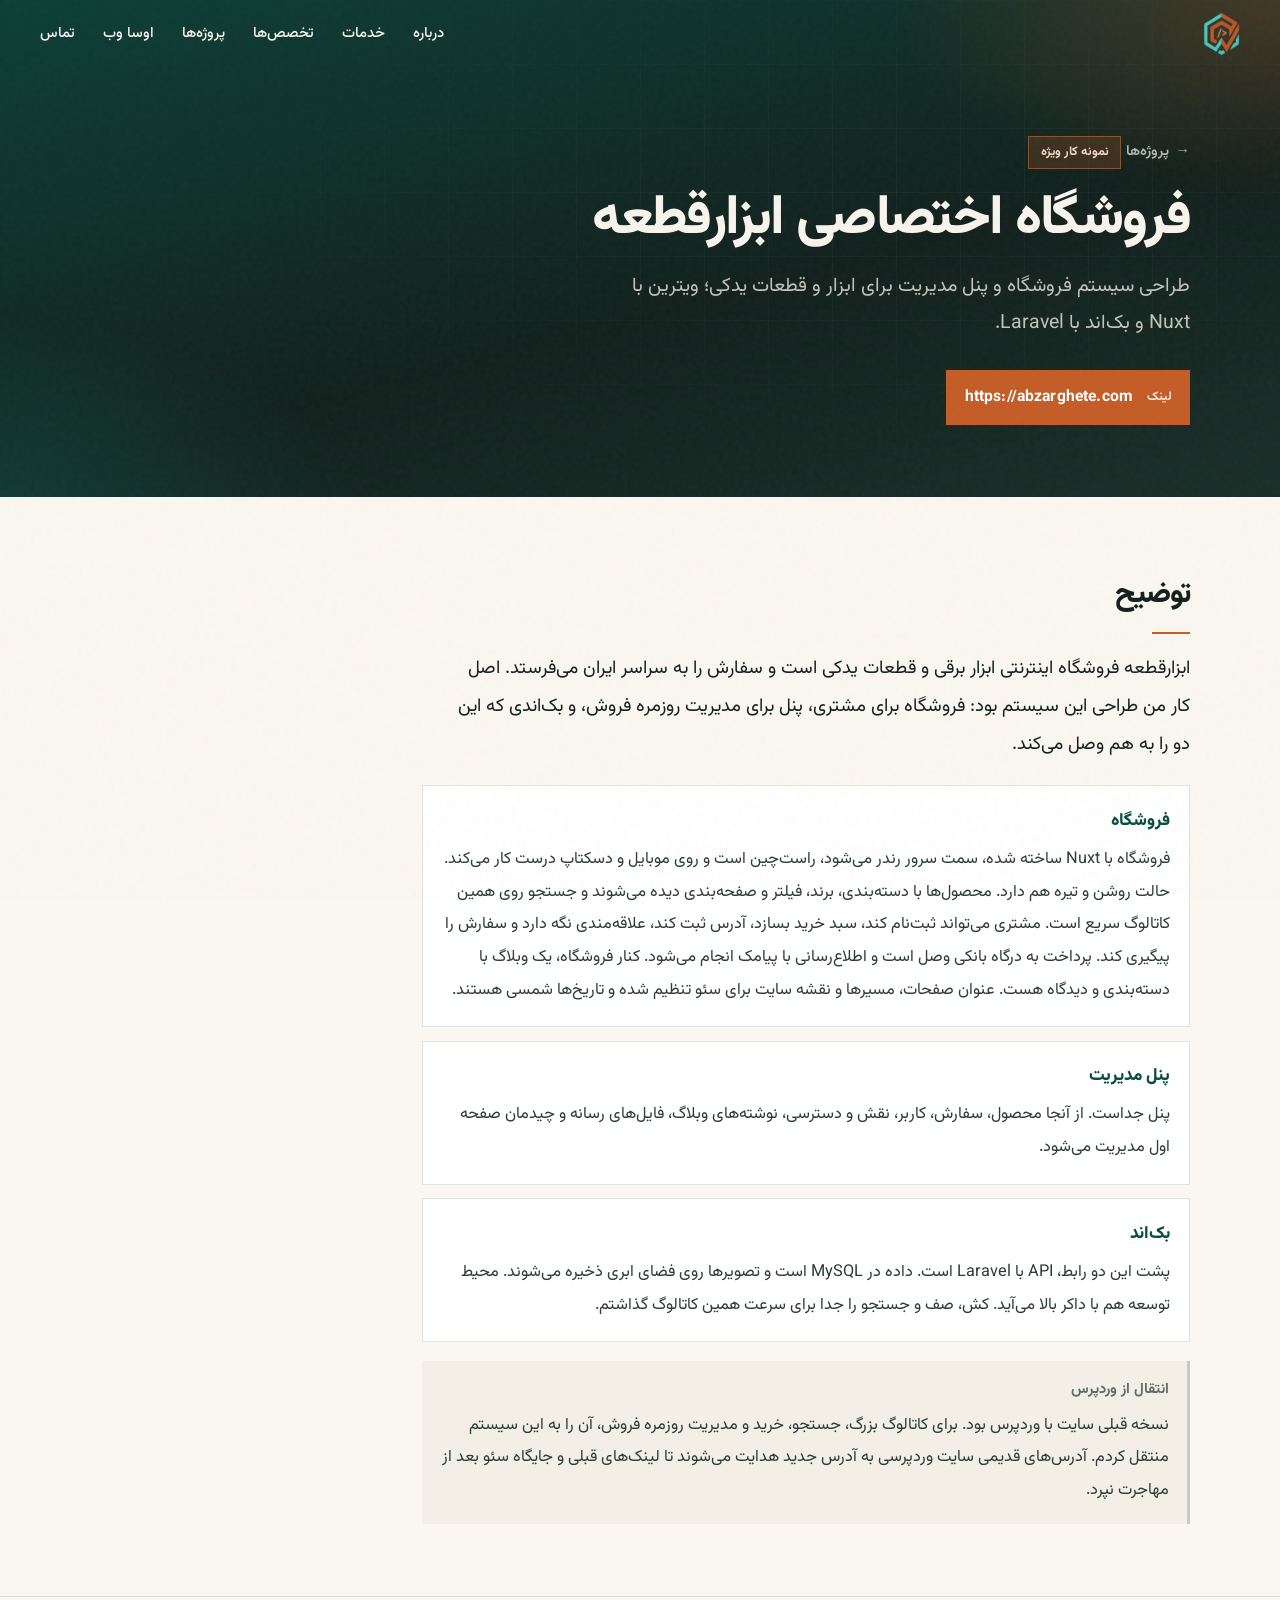
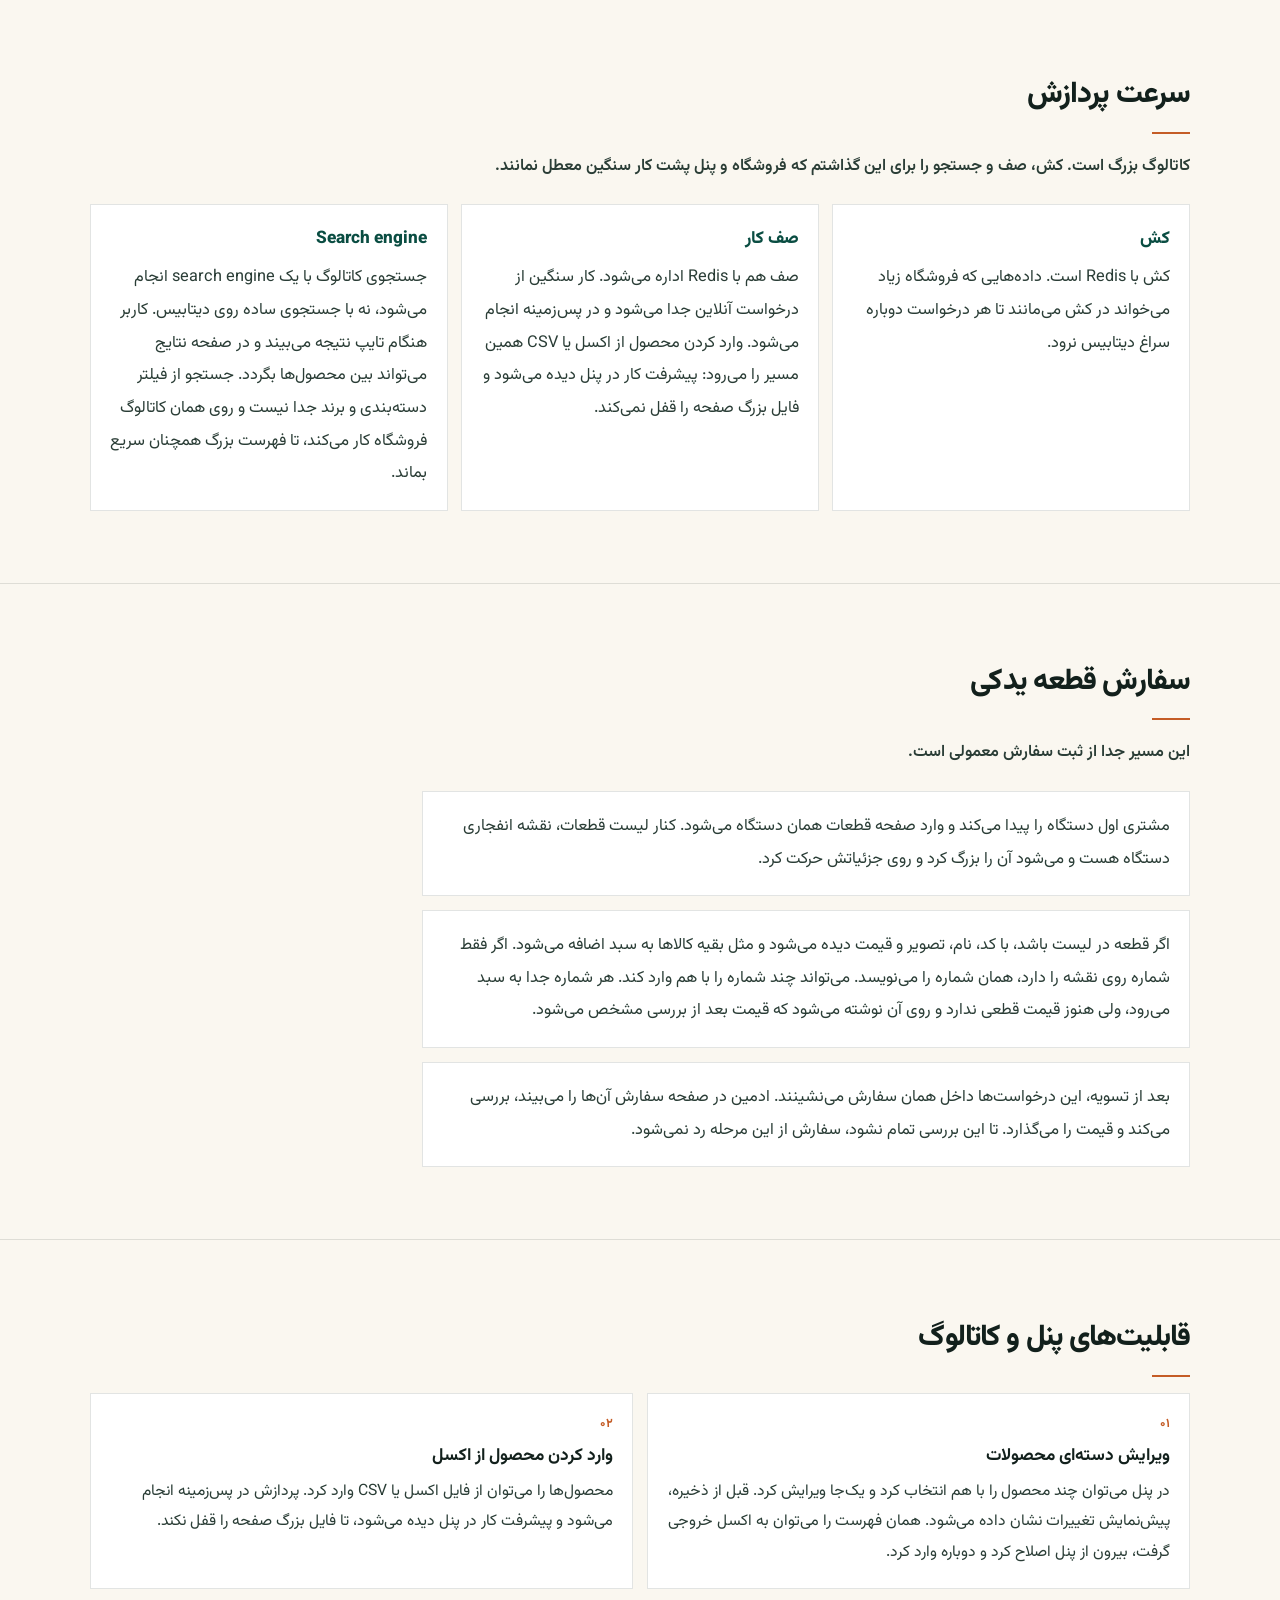
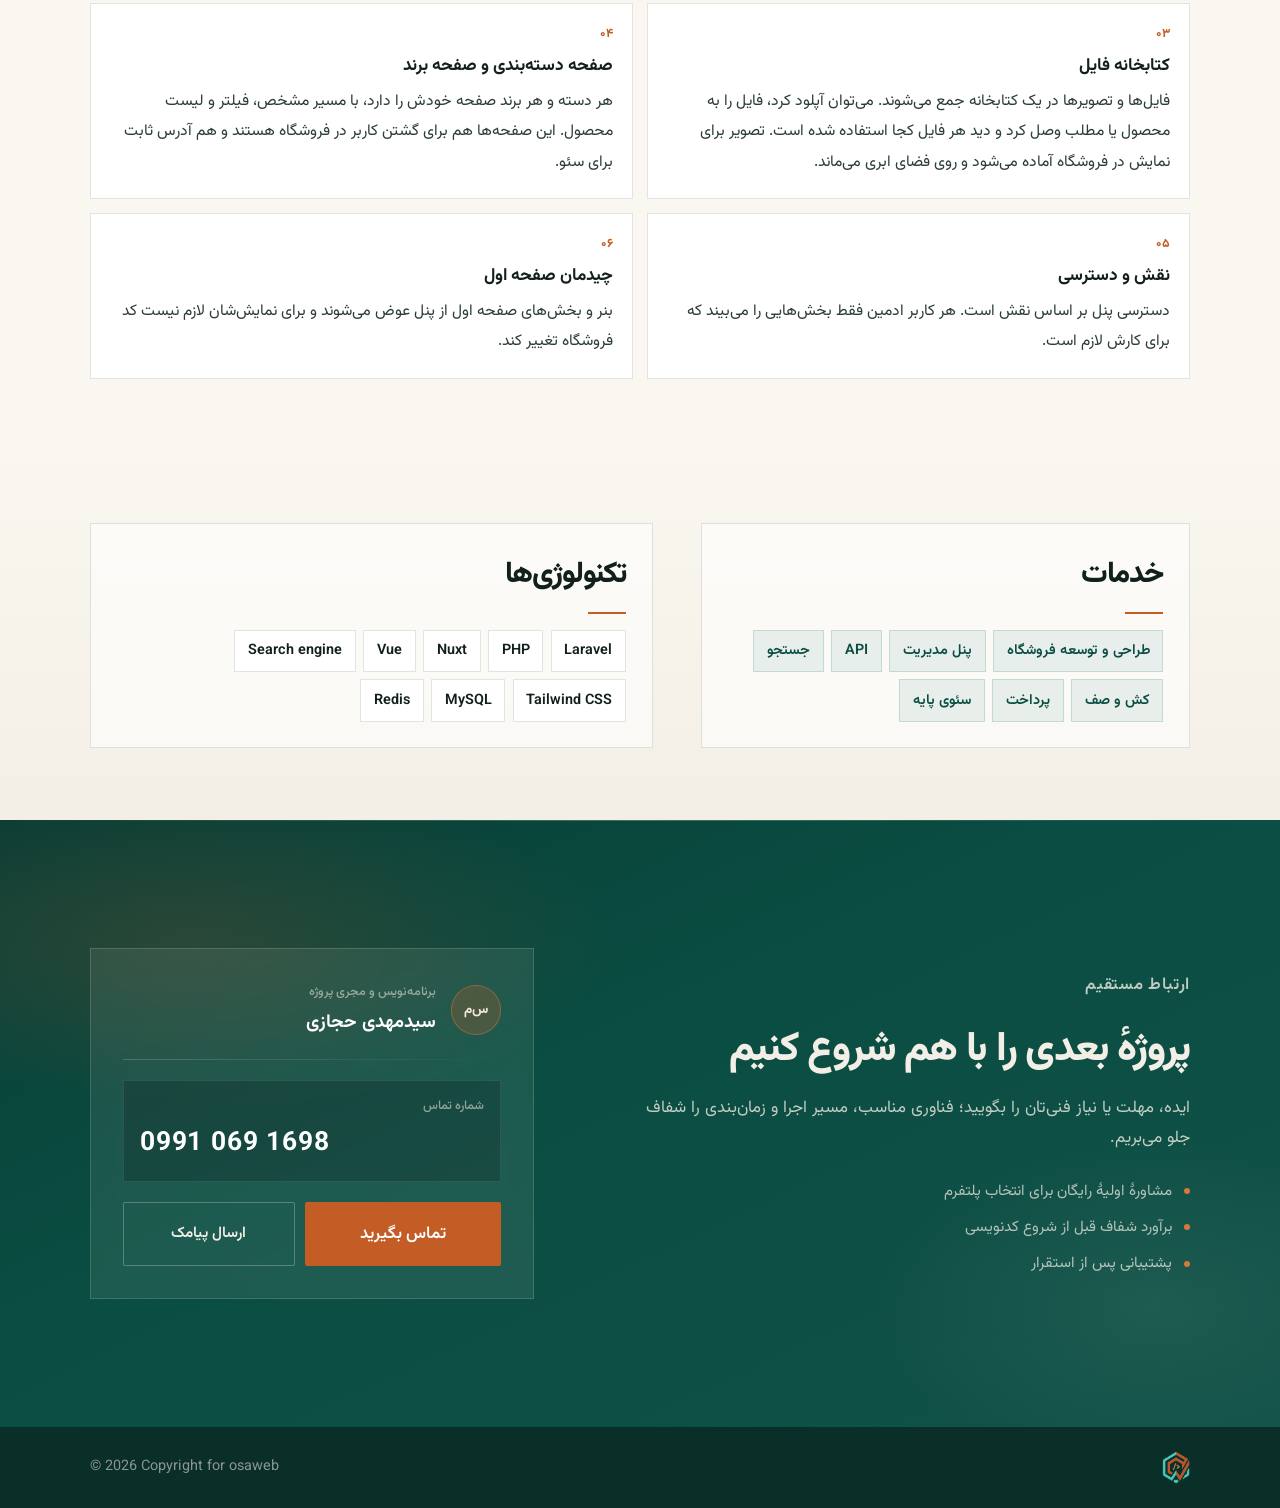
<file: works/abzarghete/index.html>
<!DOCTYPE html>
<html lang="fa" dir="rtl">
<head>
  <meta charset="UTF-8">
  <meta name="viewport" content="width=device-width, initial-scale=1.0">
  <meta name="description" content="نمونه کار فروشگاه ابزارقطعه: ویترین با ناکس، پنل مدیریت و API لاراول، جستجو با search engine، کش و صف برای کاتالوگ قطعات یدکی.">
  <meta name="robots" content="index, follow">
  <link rel="canonical" href="https://osaweb.ir/works/abzarghete/">
  <meta property="og:locale" content="fa_IR">
  <meta property="og:type" content="article">
  <meta property="og:site_name" content="اوسا وب">
  <meta property="og:title" content="فروشگاه اختصاصی ابزارقطعه | اوسا وب">
  <meta property="og:description" content="نمونه کار فروشگاه ابزارقطعه: ویترین با ناکس، پنل مدیریت و API لاراول، جستجو با search engine، کش و صف برای کاتالوگ قطعات یدکی.">
  <meta property="og:url" content="https://osaweb.ir/works/abzarghete/">
  <meta property="og:image" content="https://osaweb.ir/icon-512.png">
  <meta name="twitter:card" content="summary">
  <meta name="theme-color" content="#0f6b5c">
  <title>فروشگاه اختصاصی ابزارقطعه | اوسا وب</title>
  <link rel="icon" href="/favicon.ico" sizes="48x48">
  <link rel="icon" type="image/png" href="/favicon-48.png" sizes="48x48">
  <link rel="icon" type="image/png" href="/favicon-96.png" sizes="96x96">
  <link rel="apple-touch-icon" href="/apple-touch-icon.png">
  <link rel="manifest" href="/site.webmanifest">
  <link rel="stylesheet" href="/styles.css">
</head>
<body class="work-page work-flagship">
  <div class="noise" aria-hidden="true"></div>

  <header class="site-header" id="top">
    <div class="header-side">
      <a class="logo" href="/" aria-label="اوسا وب">
        <img class="logo-img logo-img--on-light" src="/images/logo.png" alt="" width="354" height="408">
        <img class="logo-img logo-img--on-dark" src="/images/logo-on-dark.png" alt="" width="354" height="408">
      </a>
      <a class="header-osaweb" href="/tarahi-website-isfahan/">اوسا وب</a>
    </div>
    <button class="nav-toggle" type="button" aria-label="منو" aria-expanded="false">
      <span></span><span></span>
    </button>
    <nav class="nav" aria-label="منوی اصلی">
      <a href="/#about">درباره</a>
      <a href="/#services">خدمات</a>
      <a href="/#skills">تخصص‌ها</a>
      <a href="/#projects">پروژه‌ها</a>
      <a class="nav-osaweb" href="/tarahi-website-isfahan/">اوسا وب</a>
      <a href="/#contact">تماس</a>
    </nav>
  </header>

  <main>
    <section class="work-hero">
      <div class="work-hero-bg" aria-hidden="true"></div>
      <div class="container work-hero-inner">
        <a class="work-back" href="/#projects">پروژه‌ها</a>
        <p class="work-kicker">نمونه کار ویژه</p>
        <h1 class="work-hero-name">فروشگاه اختصاصی ابزارقطعه</h1>
        <p class="work-hero-line">طراحی سیستم فروشگاه و پنل مدیریت برای ابزار و قطعات یدکی؛ ویترین با Nuxt و بک‌اند با Laravel.</p>
        <a class="work-live" href="https://abzarghete.com" target="_blank" rel="noopener noreferrer">
          <span>لینک</span>
          <strong dir="ltr">https://abzarghete.com</strong>
        </a>
      </div>
    </section>

    <section class="work-section">
      <div class="container">
        <h2 class="reveal" data-reveal>توضیح</h2>
        <div class="work-prose">
          <p class="reveal" data-reveal>ابزارقطعه فروشگاه اینترنتی ابزار برقی و قطعات یدکی است و سفارش را به سراسر ایران می‌فرستد. اصل کار من طراحی این سیستم بود: فروشگاه برای مشتری، پنل برای مدیریت روزمره فروش، و بک‌اندی که این دو را به هم وصل می‌کند.</p>
        </div>
        <div class="work-layers">
          <article class="work-layer reveal" data-reveal>
            <h3>فروشگاه</h3>
            <p>فروشگاه با Nuxt ساخته شده، سمت سرور رندر می‌شود، راست‌چین است و روی موبایل و دسکتاپ درست کار می‌کند. حالت روشن و تیره هم دارد. محصول‌ها با دسته‌بندی، برند، فیلتر و صفحه‌بندی دیده می‌شوند و جستجو روی همین کاتالوگ سریع است. مشتری می‌تواند ثبت‌نام کند، سبد خرید بسازد، آدرس ثبت کند، علاقه‌مندی نگه دارد و سفارش را پیگیری کند. پرداخت به درگاه بانکی وصل است و اطلاع‌رسانی با پیامک انجام می‌شود. کنار فروشگاه، یک وبلاگ با دسته‌بندی و دیدگاه هست. عنوان صفحات، مسیرها و نقشه سایت برای سئو تنظیم شده و تاریخ‌ها شمسی هستند.</p>
          </article>
          <article class="work-layer reveal" data-reveal>
            <h3>پنل مدیریت</h3>
            <p>پنل جداست. از آنجا محصول، سفارش، کاربر، نقش و دسترسی، نوشته‌های وبلاگ، فایل‌های رسانه و چیدمان صفحه اول مدیریت می‌شود.</p>
          </article>
          <article class="work-layer reveal" data-reveal>
            <h3>بک‌اند</h3>
            <p>پشت این دو رابط، API با Laravel است. داده در MySQL است و تصویرها روی فضای ابری ذخیره می‌شوند. محیط توسعه هم با داکر بالا می‌آید. کش، صف و جستجو را جدا برای سرعت همین کاتالوگ گذاشتم.</p>
          </article>
        </div>
        <aside class="work-migrate reveal" data-reveal>
          <h3>انتقال از وردپرس</h3>
          <p>نسخه قبلی سایت با وردپرس بود. برای کاتالوگ بزرگ، جستجو، خرید و مدیریت روزمره فروش، آن را به این سیستم منتقل کردم. آدرس‌های قدیمی سایت وردپرسی به آدرس جدید هدایت می‌شوند تا لینک‌های قبلی و جایگاه سئو بعد از مهاجرت نپرد.</p>
        </aside>
      </div>
    </section>

    <section class="work-section">
      <div class="container">
        <h2 class="reveal" data-reveal>سرعت پردازش</h2>
        <p class="work-flow-lead reveal" data-reveal>کاتالوگ بزرگ است. کش، صف و جستجو را برای این گذاشتم که فروشگاه و پنل پشت کار سنگین معطل نمانند.</p>
        <div class="work-speed">
          <article class="work-layer reveal" data-reveal>
            <h3>کش</h3>
            <p>کش با Redis است. داده‌هایی که فروشگاه زیاد می‌خواند در کش می‌مانند تا هر درخواست دوباره سراغ دیتابیس نرود.</p>
          </article>
          <article class="work-layer reveal" data-reveal>
            <h3>صف کار</h3>
            <p>صف هم با Redis اداره می‌شود. کار سنگین از درخواست آنلاین جدا می‌شود و در پس‌زمینه انجام می‌شود. وارد کردن محصول از اکسل یا CSV همین مسیر را می‌رود: پیشرفت کار در پنل دیده می‌شود و فایل بزرگ صفحه را قفل نمی‌کند.</p>
          </article>
          <article class="work-layer reveal" data-reveal>
            <h3 lang="en">Search engine</h3>
            <p>جستجوی کاتالوگ با یک search engine انجام می‌شود، نه با جستجوی ساده روی دیتابیس. کاربر هنگام تایپ نتیجه می‌بیند و در صفحه نتایج می‌تواند بین محصول‌ها بگردد. جستجو از فیلتر دسته‌بندی و برند جدا نیست و روی همان کاتالوگ فروشگاه کار می‌کند، تا فهرست بزرگ همچنان سریع بماند.</p>
          </article>
        </div>
      </div>
    </section>

    <section class="work-section">
      <div class="container">
        <h2 class="reveal" data-reveal>سفارش قطعه یدکی</h2>
        <p class="work-flow-lead reveal" data-reveal>این مسیر جدا از ثبت سفارش معمولی است.</p>
        <div class="work-flow">
          <article class="work-layer reveal" data-reveal>
            <p>مشتری اول دستگاه را پیدا می‌کند و وارد صفحه قطعات همان دستگاه می‌شود. کنار لیست قطعات، نقشه انفجاری دستگاه هست و می‌شود آن را بزرگ کرد و روی جزئیاتش حرکت کرد.</p>
          </article>
          <article class="work-layer reveal" data-reveal>
            <p>اگر قطعه در لیست باشد، با کد، نام، تصویر و قیمت دیده می‌شود و مثل بقیه کالاها به سبد اضافه می‌شود. اگر فقط شماره روی نقشه را دارد، همان شماره را می‌نویسد. می‌تواند چند شماره را با هم وارد کند. هر شماره جدا به سبد می‌رود، ولی هنوز قیمت قطعی ندارد و روی آن نوشته می‌شود که قیمت بعد از بررسی مشخص می‌شود.</p>
          </article>
          <article class="work-layer reveal" data-reveal>
            <p>بعد از تسویه، این درخواست‌ها داخل همان سفارش می‌نشینند. ادمین در صفحه سفارش آن‌ها را می‌بیند، بررسی می‌کند و قیمت را می‌گذارد. تا این بررسی تمام نشود، سفارش از این مرحله رد نمی‌شود.</p>
          </article>
        </div>
      </div>
    </section>

    <section class="work-section">
      <div class="container">
        <h2 class="reveal" data-reveal>قابلیت‌های پنل و کاتالوگ</h2>
        <div class="work-features">
          <article class="work-feature reveal" data-reveal>
            <span class="work-feature-num">۰۱</span>
            <h3>ویرایش دسته‌ای محصولات</h3>
            <p>در پنل می‌توان چند محصول را با هم انتخاب کرد و یک‌جا ویرایش کرد. قبل از ذخیره، پیش‌نمایش تغییرات نشان داده می‌شود. همان فهرست را می‌توان به اکسل خروجی گرفت، بیرون از پنل اصلاح کرد و دوباره وارد کرد.</p>
          </article>
          <article class="work-feature reveal" data-reveal>
            <span class="work-feature-num">۰۲</span>
            <h3>وارد کردن محصول از اکسل</h3>
            <p>محصول‌ها را می‌توان از فایل اکسل یا CSV وارد کرد. پردازش در پس‌زمینه انجام می‌شود و پیشرفت کار در پنل دیده می‌شود، تا فایل بزرگ صفحه را قفل نکند.</p>
          </article>
          <article class="work-feature reveal" data-reveal>
            <span class="work-feature-num">۰۳</span>
            <h3>کتابخانه فایل</h3>
            <p>فایل‌ها و تصویرها در یک کتابخانه جمع می‌شوند. می‌توان آپلود کرد، فایل را به محصول یا مطلب وصل کرد و دید هر فایل کجا استفاده شده است. تصویر برای نمایش در فروشگاه آماده می‌شود و روی فضای ابری می‌ماند.</p>
          </article>
          <article class="work-feature reveal" data-reveal>
            <span class="work-feature-num">۰۴</span>
            <h3>صفحه دسته‌بندی و صفحه برند</h3>
            <p>هر دسته و هر برند صفحه خودش را دارد، با مسیر مشخص، فیلتر و لیست محصول. این صفحه‌ها هم برای گشتن کاربر در فروشگاه هستند و هم آدرس ثابت برای سئو.</p>
          </article>
          <article class="work-feature reveal" data-reveal>
            <span class="work-feature-num">۰۵</span>
            <h3>نقش و دسترسی</h3>
            <p>دسترسی پنل بر اساس نقش است. هر کاربر ادمین فقط بخش‌هایی را می‌بیند که برای کارش لازم است.</p>
          </article>
          <article class="work-feature reveal" data-reveal>
            <span class="work-feature-num">۰۶</span>
            <h3>چیدمان صفحه اول</h3>
            <p>بنر و بخش‌های صفحه اول از پنل عوض می‌شوند و برای نمایش‌شان لازم نیست کد فروشگاه تغییر کند.</p>
          </article>
        </div>
      </div>
    </section>

    <section class="work-section work-section--spec">
      <div class="container">
        <div class="work-spec">
          <div class="reveal" data-reveal>
            <h2>خدمات</h2>
            <ul class="work-chips">
              <li>طراحی و توسعه فروشگاه</li>
              <li>پنل مدیریت</li>
              <li>API</li>
              <li>جستجو</li>
              <li>کش و صف</li>
              <li>پرداخت</li>
              <li>سئوی پایه</li>
            </ul>
          </div>
          <div class="reveal" data-reveal>
            <h2>تکنولوژی‌ها</h2>
            <ul class="work-chips work-chips--tech">
              <li lang="en">Laravel</li>
              <li lang="en">PHP</li>
              <li lang="en">Nuxt</li>
              <li lang="en">Vue</li>
              <li lang="en">Search engine</li>
              <li lang="en">Tailwind CSS</li>
              <li lang="en">MySQL</li>
              <li lang="en">Redis</li>
            </ul>
          </div>
        </div>
      </div>
    </section>

    <section class="section contact" id="contact">
      <div class="contact-bg" aria-hidden="true">
        <div class="contact-line"></div>
      </div>
      <div class="container">
        <div class="contact-layout reveal" data-reveal>
          <div class="contact-copy">
            <p class="contact-eyebrow">ارتباط مستقیم</p>
            <h2>پروژهٔ بعدی را با هم شروع کنیم</h2>
            <p>
              ایده، مهلت یا نیاز فنی‌تان را بگویید؛ فناوری مناسب، مسیر اجرا و زمان‌بندی را شفاف جلو می‌بریم.
            </p>
            <ul class="contact-points">
              <li>مشاورهٔ اولیهٔ رایگان برای انتخاب پلتفرم</li>
              <li>برآورد شفاف قبل از شروع کدنویسی</li>
              <li>پشتیبانی پس از استقرار</li>
            </ul>
          </div>
          <aside class="contact-card">
            <div class="contact-person">
              <span class="contact-avatar" aria-hidden="true">س‌م</span>
              <div>
                <span class="contact-label">برنامه‌نویس و مجری پروژه</span>
                <strong>سیدمهدی حجازی</strong>
              </div>
            </div>
            <div class="contact-divider"></div>
            <a class="contact-phone-block" href="tel:09910691698">
              <span class="contact-label">شماره تماس</span>
              <span class="contact-phone" dir="ltr">0991&nbsp;069&nbsp;1698</span>
            </a>
            <div class="contact-actions">
              <a class="btn btn-primary btn-lg" href="tel:09910691698">تماس بگیرید</a>
              <a class="btn btn-contact-ghost" href="sms:09910691698">ارسال پیامک</a>
            </div>
          </aside>
        </div>
      </div>
    </section>
  </main>

  <footer class="site-footer">
    <div class="container footer-inner">
      <span class="footer-brand"><img src="/images/logo-on-dark.png" alt="اوسا وب" width="354" height="408"></span>
      <span class="footer-copy" dir="ltr">© <span id="year"></span> Copyright for osaweb</span>
    </div>
  </footer>

  <script src="/script.js"></script>
</body>
</html>
</file>
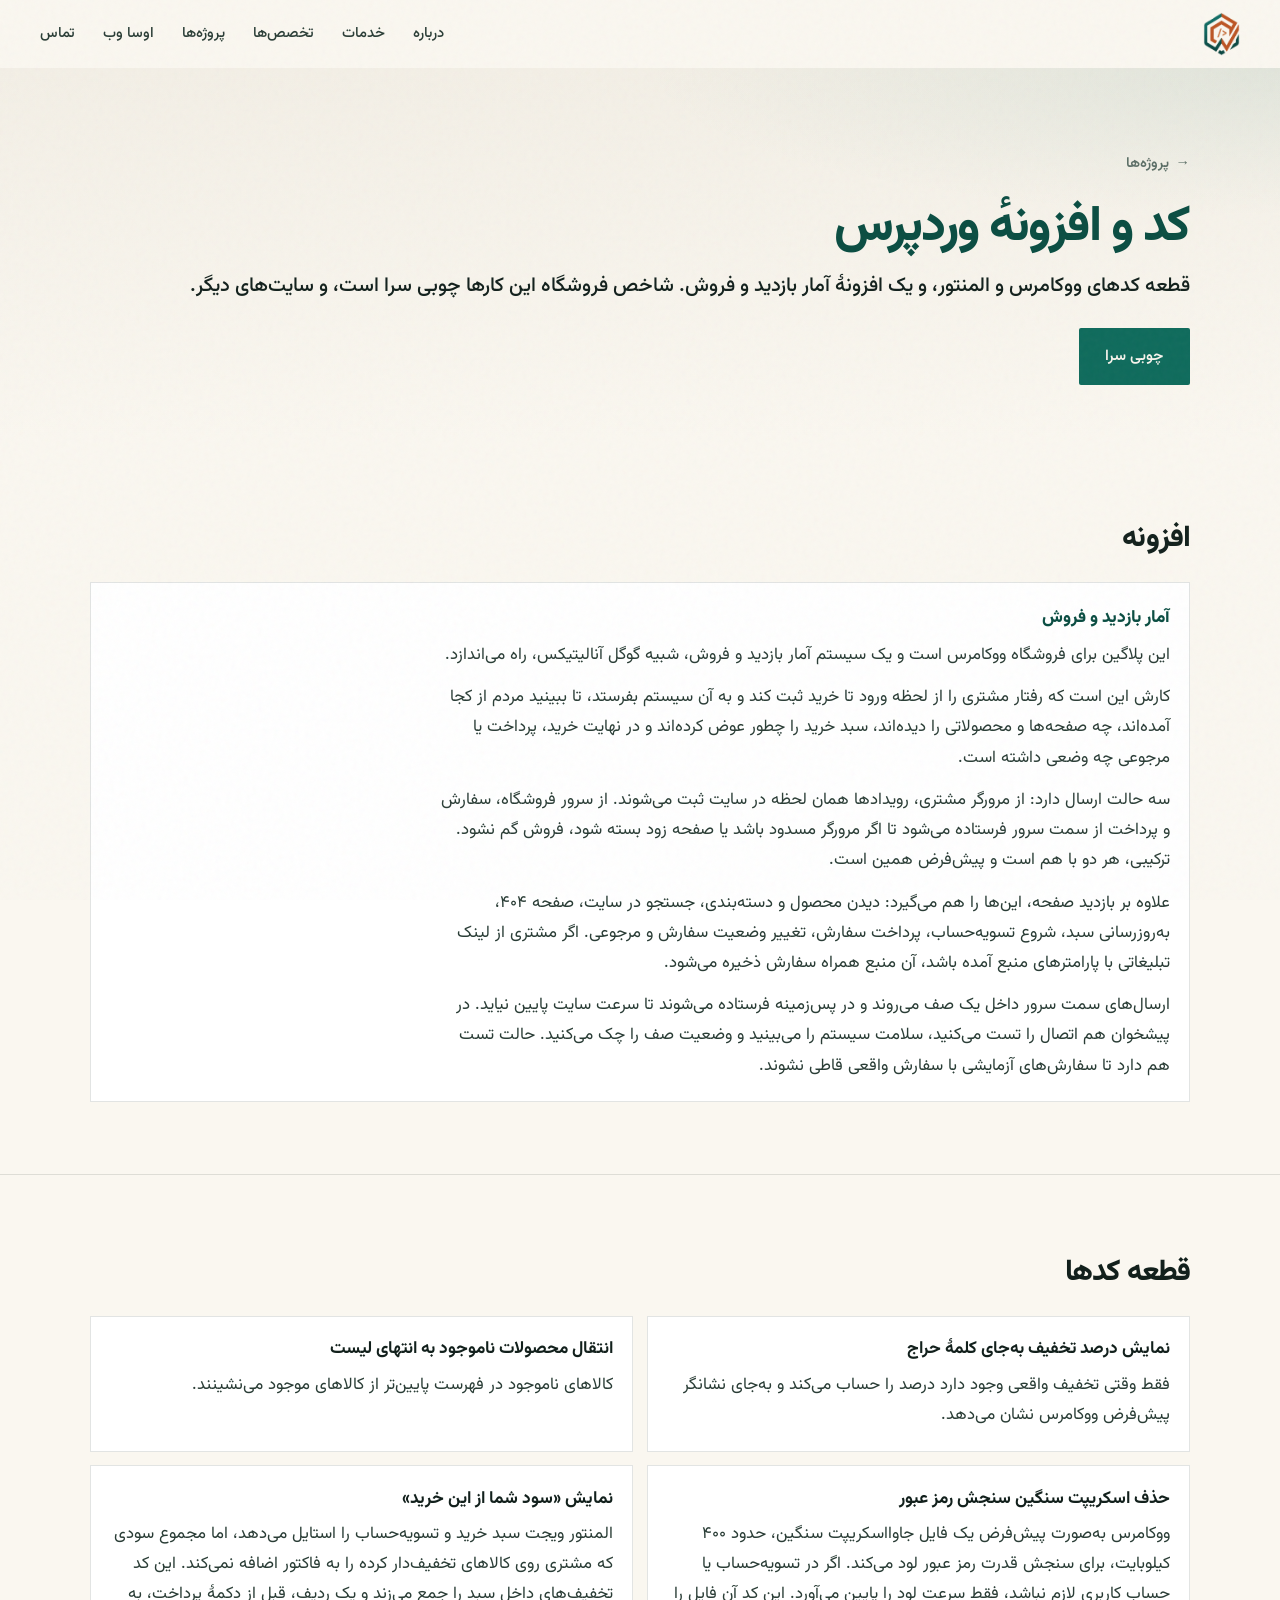
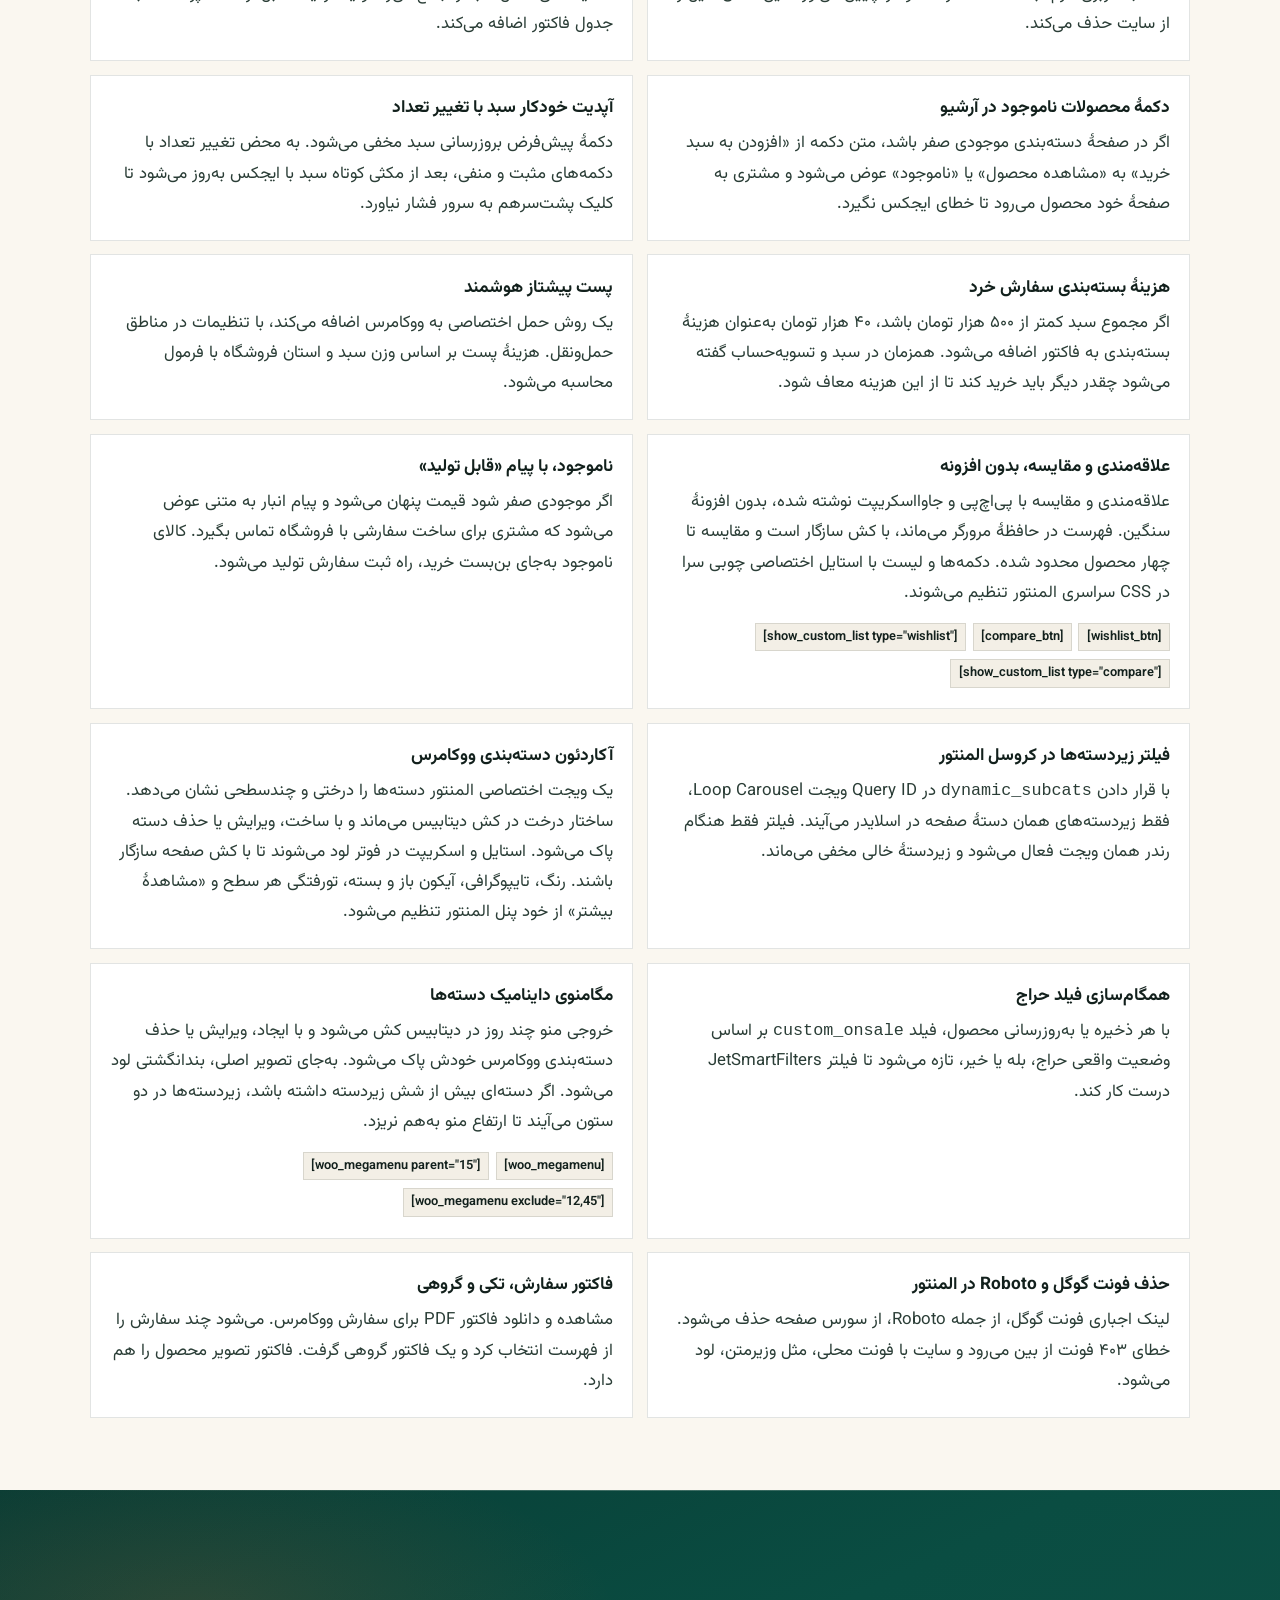
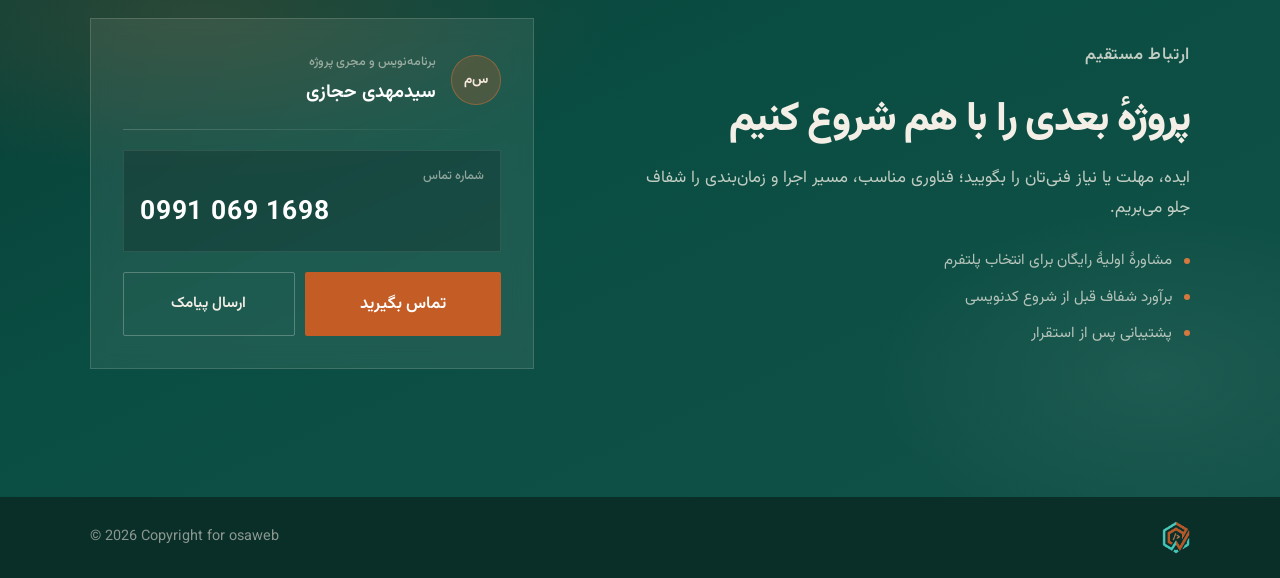
<file: works/wordpress/index.html>
<!DOCTYPE html>
<html lang="fa" dir="rtl">
<head>
  <meta charset="UTF-8">
  <meta name="viewport" content="width=device-width, initial-scale=1.0">
  <meta name="description" content="نمونه کد و افزونه وردپرس و ووکامرس: سبد خرید، حمل، علاقه‌مندی، مگامنو، فاکتور و آمار بازدید برای چوبی سرا و فروشگاه‌های مشابه.">
  <meta name="robots" content="index, follow">
  <link rel="canonical" href="https://osaweb.ir/works/wordpress/">
  <meta property="og:locale" content="fa_IR">
  <meta property="og:type" content="article">
  <meta property="og:site_name" content="اوسا وب">
  <meta property="og:title" content="کد و افزونه وردپرس | اوسا وب">
  <meta property="og:description" content="نمونه کد و افزونه وردپرس و ووکامرس: سبد خرید، حمل، علاقه‌مندی، مگامنو، فاکتور و آمار بازدید برای چوبی سرا و فروشگاه‌های مشابه.">
  <meta property="og:url" content="https://osaweb.ir/works/wordpress/">
  <meta property="og:image" content="https://osaweb.ir/icon-512.png">
  <meta name="twitter:card" content="summary">
  <meta name="theme-color" content="#0f6b5c">
  <title>کد و افزونه وردپرس | اوسا وب</title>
  <link rel="icon" href="/favicon.ico" sizes="48x48">
  <link rel="icon" type="image/png" href="/favicon-48.png" sizes="48x48">
  <link rel="icon" type="image/png" href="/favicon-96.png" sizes="96x96">
  <link rel="apple-touch-icon" href="/apple-touch-icon.png">
  <link rel="manifest" href="/site.webmanifest">
  <link rel="stylesheet" href="/styles.css">
</head>
<body class="work-page">
  <div class="noise" aria-hidden="true"></div>

  <header class="site-header" id="top">
    <div class="header-side">
      <a class="logo" href="/" aria-label="اوسا وب">
        <img class="logo-img" src="/images/logo.png" alt="" width="354" height="408">
      </a>
      <a class="header-osaweb" href="/tarahi-website-isfahan/">اوسا وب</a>
    </div>
    <button class="nav-toggle" type="button" aria-label="منو" aria-expanded="false">
      <span></span><span></span>
    </button>
    <nav class="nav" aria-label="منوی اصلی">
      <a href="/#about">درباره</a>
      <a href="/#services">خدمات</a>
      <a href="/#skills">تخصص‌ها</a>
      <a href="/#projects">پروژه‌ها</a>
      <a class="nav-osaweb" href="/tarahi-website-isfahan/">اوسا وب</a>
      <a href="/#contact">تماس</a>
    </nav>
  </header>

  <main>
    <section class="work-hero">
      <div class="container">
        <a class="work-back work-back--ink" href="/#projects">پروژه‌ها</a>
        <h1 class="work-hero-name">کد و افزونهٔ وردپرس</h1>
        <p class="work-hero-line">قطعه کدهای ووکامرس و المنتور، و یک افزونهٔ آمار بازدید و فروش. شاخص فروشگاه این کارها چوبی سرا است، و سایت‌های دیگر.</p>
        <a class="btn btn-primary" href="https://choobisara.com" target="_blank" rel="noopener noreferrer">چوبی سرا</a>
      </div>
    </section>

    <section class="work-section">
      <div class="container">
        <h2 class="reveal" data-reveal>افزونه</h2>
        <article class="work-layer reveal" data-reveal>
          <h3>آمار بازدید و فروش</h3>
          <p>این پلاگین برای فروشگاه ووکامرس است و یک سیستم آمار بازدید و فروش، شبیه گوگل آنالیتیکس، راه می‌اندازد.</p>
          <p>کارش این است که رفتار مشتری را از لحظه ورود تا خرید ثبت کند و به آن سیستم بفرستد، تا ببینید مردم از کجا آمده‌اند، چه صفحه‌ها و محصولاتی را دیده‌اند، سبد خرید را چطور عوض کرده‌اند و در نهایت خرید، پرداخت یا مرجوعی چه وضعی داشته است.</p>
          <p>سه حالت ارسال دارد: از مرورگر مشتری، رویدادها همان لحظه در سایت ثبت می‌شوند. از سرور فروشگاه، سفارش و پرداخت از سمت سرور فرستاده می‌شود تا اگر مرورگر مسدود باشد یا صفحه زود بسته شود، فروش گم نشود. ترکیبی، هر دو با هم است و پیش‌فرض همین است.</p>
          <p>علاوه بر بازدید صفحه، این‌ها را هم می‌گیرد: دیدن محصول و دسته‌بندی، جستجو در سایت، صفحه ۴۰۴، به‌روزرسانی سبد، شروع تسویه‌حساب، پرداخت سفارش، تغییر وضعیت سفارش و مرجوعی. اگر مشتری از لینک تبلیغاتی با پارامترهای منبع آمده باشد، آن منبع همراه سفارش ذخیره می‌شود.</p>
          <p>ارسال‌های سمت سرور داخل یک صف می‌روند و در پس‌زمینه فرستاده می‌شوند تا سرعت سایت پایین نیاید. در پیشخوان هم اتصال را تست می‌کنید، سلامت سیستم را می‌بینید و وضعیت صف را چک می‌کنید. حالت تست هم دارد تا سفارش‌های آزمایشی با سفارش واقعی قاطی نشوند.</p>
        </article>
      </div>
    </section>

    <section class="work-section">
      <div class="container">
        <h2 class="reveal" data-reveal>قطعه کدها</h2>
        <div class="work-features">
          <article class="work-feature reveal" data-reveal>
            <h3>نمایش درصد تخفیف به‌جای کلمهٔ حراج</h3>
            <p>فقط وقتی تخفیف واقعی وجود دارد درصد را حساب می‌کند و به‌جای نشانگر پیش‌فرض ووکامرس نشان می‌دهد.</p>
          </article>
          <article class="work-feature reveal" data-reveal>
            <h3>انتقال محصولات ناموجود به انتهای لیست</h3>
            <p>کالاهای ناموجود در فهرست پایین‌تر از کالاهای موجود می‌نشینند.</p>
          </article>
          <article class="work-feature reveal" data-reveal>
            <h3>حذف اسکریپت سنگین سنجش رمز عبور</h3>
            <p>ووکامرس به‌صورت پیش‌فرض یک فایل جاوااسکریپت سنگین، حدود ۴۰۰ کیلوبایت، برای سنجش قدرت رمز عبور لود می‌کند. اگر در تسویه‌حساب یا حساب کاربری لازم نباشد، فقط سرعت لود را پایین می‌آورد. این کد آن فایل را از سایت حذف می‌کند.</p>
          </article>
          <article class="work-feature reveal" data-reveal>
            <h3>نمایش «سود شما از این خرید»</h3>
            <p>المنتور ویجت سبد خرید و تسویه‌حساب را استایل می‌دهد، اما مجموع سودی که مشتری روی کالاهای تخفیف‌دار کرده را به فاکتور اضافه نمی‌کند. این کد تخفیف‌های داخل سبد را جمع می‌زند و یک ردیف، قبل از دکمهٔ پرداخت، به جدول فاکتور اضافه می‌کند.</p>
          </article>
          <article class="work-feature reveal" data-reveal>
            <h3>دکمهٔ محصولات ناموجود در آرشیو</h3>
            <p>اگر در صفحهٔ دسته‌بندی موجودی صفر باشد، متن دکمه از «افزودن به سبد خرید» به «مشاهده محصول» یا «ناموجود» عوض می‌شود و مشتری به صفحهٔ خود محصول می‌رود تا خطای ایجکس نگیرد.</p>
          </article>
          <article class="work-feature reveal" data-reveal>
            <h3>آپدیت خودکار سبد با تغییر تعداد</h3>
            <p>دکمهٔ پیش‌فرض بروزرسانی سبد مخفی می‌شود. به محض تغییر تعداد با دکمه‌های مثبت و منفی، بعد از مکثی کوتاه سبد با ایجکس به‌روز می‌شود تا کلیک پشت‌سرهم به سرور فشار نیاورد.</p>
          </article>
          <article class="work-feature reveal" data-reveal>
            <h3>هزینهٔ بسته‌بندی سفارش خرد</h3>
            <p>اگر مجموع سبد کمتر از ۵۰۰ هزار تومان باشد، ۴۰ هزار تومان به‌عنوان هزینهٔ بسته‌بندی به فاکتور اضافه می‌شود. همزمان در سبد و تسویه‌حساب گفته می‌شود چقدر دیگر باید خرید کند تا از این هزینه معاف شود.</p>
          </article>
          <article class="work-feature reveal" data-reveal>
            <h3>پست پیشتاز هوشمند</h3>
            <p>یک روش حمل اختصاصی به ووکامرس اضافه می‌کند، با تنظیمات در مناطق حمل‌ونقل. هزینهٔ پست بر اساس وزن سبد و استان فروشگاه با فرمول محاسبه می‌شود.</p>
          </article>
          <article class="work-feature reveal" data-reveal>
            <h3>علاقه‌مندی و مقایسه، بدون افزونه</h3>
            <p>علاقه‌مندی و مقایسه با پی‌اچ‌پی و جاوااسکریپت نوشته شده، بدون افزونهٔ سنگین. فهرست در حافظهٔ مرورگر می‌ماند، با کش سازگار است و مقایسه تا چهار محصول محدود شده. دکمه‌ها و لیست با استایل اختصاصی چوبی سرا در CSS سراسری المنتور تنظیم می‌شوند.</p>
            <ul class="snippet-codes">
              <li><code dir="ltr">[wishlist_btn]</code></li>
              <li><code dir="ltr">[compare_btn]</code></li>
              <li><code dir="ltr">[show_custom_list type="wishlist"]</code></li>
              <li><code dir="ltr">[show_custom_list type="compare"]</code></li>
            </ul>
          </article>
          <article class="work-feature reveal" data-reveal>
            <h3>ناموجود، با پیام «قابل تولید»</h3>
            <p>اگر موجودی صفر شود قیمت پنهان می‌شود و پیام انبار به متنی عوض می‌شود که مشتری برای ساخت سفارشی با فروشگاه تماس بگیرد. کالای ناموجود به‌جای بن‌بست خرید، راه ثبت سفارش تولید می‌شود.</p>
          </article>
          <article class="work-feature reveal" data-reveal>
            <h3>فیلتر زیردسته‌ها در کروسل المنتور</h3>
            <p>با قرار دادن <code dir="ltr">dynamic_subcats</code> در Query ID ویجت Loop Carousel، فقط زیردسته‌های همان دستهٔ صفحه در اسلایدر می‌آیند. فیلتر فقط هنگام رندر همان ویجت فعال می‌شود و زیردستهٔ خالی مخفی می‌ماند.</p>
          </article>
          <article class="work-feature reveal" data-reveal>
            <h3>آکاردئون دسته‌بندی ووکامرس</h3>
            <p>یک ویجت اختصاصی المنتور دسته‌ها را درختی و چندسطحی نشان می‌دهد. ساختار درخت در کش دیتابیس می‌ماند و با ساخت، ویرایش یا حذف دسته پاک می‌شود. استایل و اسکریپت در فوتر لود می‌شوند تا با کش صفحه سازگار باشند. رنگ، تایپوگرافی، آیکون باز و بسته، تورفتگی هر سطح و «مشاهدهٔ بیشتر» از خود پنل المنتور تنظیم می‌شود.</p>
          </article>
          <article class="work-feature reveal" data-reveal>
            <h3>همگام‌سازی فیلد حراج</h3>
            <p>با هر ذخیره یا به‌روزرسانی محصول، فیلد <code dir="ltr">custom_onsale</code> بر اساس وضعیت واقعی حراج، بله یا خیر، تازه می‌شود تا فیلتر JetSmartFilters درست کار کند.</p>
          </article>
          <article class="work-feature reveal" data-reveal>
            <h3>مگامنوی داینامیک دسته‌ها</h3>
            <p>خروجی منو چند روز در دیتابیس کش می‌شود و با ایجاد، ویرایش یا حذف دسته‌بندی ووکامرس خودش پاک می‌شود. به‌جای تصویر اصلی، بندانگشتی لود می‌شود. اگر دسته‌ای بیش از شش زیردسته داشته باشد، زیردسته‌ها در دو ستون می‌آیند تا ارتفاع منو به‌هم نریزد.</p>
            <ul class="snippet-codes">
              <li><code dir="ltr">[woo_megamenu]</code></li>
              <li><code dir="ltr">[woo_megamenu parent="15"]</code></li>
              <li><code dir="ltr">[woo_megamenu exclude="12,45"]</code></li>
            </ul>
          </article>
          <article class="work-feature reveal" data-reveal>
            <h3>حذف فونت گوگل و Roboto در المنتور</h3>
            <p>لینک اجباری فونت گوگل، از جمله Roboto، از سورس صفحه حذف می‌شود. خطای ۴۰۳ فونت از بین می‌رود و سایت با فونت محلی، مثل وزیرمتن، لود می‌شود.</p>
          </article>
          <article class="work-feature reveal" data-reveal>
            <h3>فاکتور سفارش، تکی و گروهی</h3>
            <p>مشاهده و دانلود فاکتور PDF برای سفارش ووکامرس. می‌شود چند سفارش را از فهرست انتخاب کرد و یک فاکتور گروهی گرفت. فاکتور تصویر محصول را هم دارد.</p>
          </article>
        </div>
      </div>
    </section>

    <section class="section contact" id="contact">
      <div class="contact-bg" aria-hidden="true">
        <div class="contact-line"></div>
      </div>
      <div class="container">
        <div class="contact-layout reveal" data-reveal>
          <div class="contact-copy">
            <p class="contact-eyebrow">ارتباط مستقیم</p>
            <h2>پروژهٔ بعدی را با هم شروع کنیم</h2>
            <p>
              ایده، مهلت یا نیاز فنی‌تان را بگویید؛ فناوری مناسب، مسیر اجرا و زمان‌بندی را شفاف جلو می‌بریم.
            </p>
            <ul class="contact-points">
              <li>مشاورهٔ اولیهٔ رایگان برای انتخاب پلتفرم</li>
              <li>برآورد شفاف قبل از شروع کدنویسی</li>
              <li>پشتیبانی پس از استقرار</li>
            </ul>
          </div>
          <aside class="contact-card">
            <div class="contact-person">
              <span class="contact-avatar" aria-hidden="true">س‌م</span>
              <div>
                <span class="contact-label">برنامه‌نویس و مجری پروژه</span>
                <strong>سیدمهدی حجازی</strong>
              </div>
            </div>
            <div class="contact-divider"></div>
            <a class="contact-phone-block" href="tel:09910691698">
              <span class="contact-label">شماره تماس</span>
              <span class="contact-phone" dir="ltr">0991&nbsp;069&nbsp;1698</span>
            </a>
            <div class="contact-actions">
              <a class="btn btn-primary btn-lg" href="tel:09910691698">تماس بگیرید</a>
              <a class="btn btn-contact-ghost" href="sms:09910691698">ارسال پیامک</a>
            </div>
          </aside>
        </div>
      </div>
    </section>
  </main>

  <footer class="site-footer">
    <div class="container footer-inner">
      <span class="footer-brand"><img src="/images/logo-on-dark.png" alt="اوسا وب" width="354" height="408"></span>
      <span class="footer-copy" dir="ltr">© <span id="year"></span> Copyright for osaweb</span>
    </div>
  </footer>

  <script src="/script.js"></script>
</body>
</html>
</file>
<file: styles.css>
/* اوسا وب — palette: ink + teal craft + warm stone */
@font-face {
  font-family: Vazirmatn;
  src: url("/fonts/vazirmatn.woff2") format("woff2");
  font-weight: 100 900;
  font-style: normal;
  font-display: swap;
}

:root {
  --ink: #12201c;
  --ink-soft: #2a3d36;
  --muted: #5c6f67;
  --stone: #f3efe6;
  --stone-2: #e8e2d4;
  --paper: #faf7f0;
  --teal: #0f6b5c;
  --teal-deep: #0a4d42;
  --copper: #c45c26;
  --copper-soft: #d4783f;
  --line: rgba(18, 32, 28, 0.12);
  --radius: 2px;
  --font: "Vazirmatn", Tahoma, sans-serif;
  --ease: cubic-bezier(0.22, 1, 0.36, 1);
  --header-h: 4.25rem;
}

*,
*::before,
*::after {
  box-sizing: border-box;
  margin: 0;
  padding: 0;
}

html {
  scroll-behavior: smooth;
}

body {
  font-family: var(--font);
  background: var(--paper);
  color: var(--ink);
  line-height: 1.8;
  font-size: 1.05rem;
  overflow-x: hidden;
  -webkit-font-smoothing: antialiased;
}

img {
  max-width: 100%;
  display: block;
}

a {
  color: inherit;
  text-decoration: none;
}

ul {
  list-style: none;
}

strong {
  font-weight: 700;
}

.noise {
  pointer-events: none;
  position: fixed;
  inset: 0;
  z-index: 1000;
  opacity: 0.035;
  background-image: url("data:image/svg+xml,%3Csvg viewBox='0 0 200 200' xmlns='http://www.w3.org/2000/svg'%3E%3Cfilter id='n'%3E%3CfeTurbulence type='fractalNoise' baseFrequency='0.85' numOctaves='4' stitchTiles='stitch'/%3E%3C/filter%3E%3Crect width='100%25' height='100%25' filter='url(%23n)'/%3E%3C/svg%3E");
}

.container {
  width: min(1100px, calc(100% - 2.5rem));
  margin-inline: auto;
}

/* Header */
.site-header {
  position: fixed;
  top: 0;
  inset-inline: 0;
  z-index: 100;
  height: var(--header-h);
  display: flex;
  align-items: center;
  justify-content: space-between;
  padding-inline: clamp(1.25rem, 4vw, 2.5rem);
  transition: transform 0.35s var(--ease), background 0.35s var(--ease), backdrop-filter 0.35s var(--ease), box-shadow 0.35s var(--ease);
}

.site-header.is-hidden {
  transform: translateY(-100%);
}

.site-header.is-scrolled {
  background: rgba(250, 247, 240, 0.88);
  backdrop-filter: blur(12px);
  box-shadow: 0 1px 0 var(--line);
}

.header-side {
  display: flex;
  align-items: center;
  gap: 0.75rem;
  min-width: 0;
}

.header-osaweb {
  display: none;
  font-size: 0.95rem;
  font-weight: 700;
  color: var(--ink);
}

.logo {
  display: inline-flex;
  align-items: center;
  line-height: 0;
  color: var(--ink);
}

.logo-img {
  display: block;
  height: 2.7rem;
  width: calc(2.7rem * 354 / 408);
  max-width: none;
}

.logo-img--on-dark {
  display: none;
}

.work-flagship .site-header:not(.is-scrolled) .logo-img--on-light {
  display: none;
}

.work-flagship .site-header:not(.is-scrolled) .logo-img--on-dark {
  display: block;
}

.nav {
  display: flex;
  gap: 1.75rem;
  align-items: center;
}

.nav a {
  font-size: 0.92rem;
  font-weight: 500;
  color: var(--ink-soft);
  position: relative;
  transition: color 0.25s var(--ease);
}

.nav a::after {
  content: "";
  position: absolute;
  inset-inline: 0;
  bottom: -0.2rem;
  height: 2px;
  background: var(--copper);
  transform: scaleX(0);
  transform-origin: right;
  transition: transform 0.3s var(--ease);
}

.nav a:hover {
  color: var(--ink);
}

.nav a:hover::after {
  transform: scaleX(1);
}

.nav-toggle {
  display: none;
  width: 2.5rem;
  height: 2.5rem;
  border: 0;
  background: transparent;
  cursor: pointer;
  flex-direction: column;
  justify-content: center;
  gap: 0.4rem;
}

.nav-toggle span {
  display: block;
  height: 2px;
  width: 1.35rem;
  background: var(--ink);
  transition: transform 0.3s var(--ease), opacity 0.3s;
}

.nav-toggle[aria-expanded="true"] span:first-child {
  transform: translateY(5px) rotate(-45deg);
}

.nav-toggle[aria-expanded="true"] span:last-child {
  transform: translateY(-5px) rotate(45deg);
}

/* Hero */
.hero {
  position: relative;
  min-height: 100vh;
  min-height: 100dvh;
  display: flex;
  align-items: center;
  justify-content: center;
  padding: calc(var(--header-h) + 2rem) 1.5rem 5rem;
  overflow: hidden;
  background:
    radial-gradient(ellipse 80% 60% at 70% 20%, rgba(15, 107, 92, 0.18), transparent 55%),
    radial-gradient(ellipse 60% 50% at 10% 80%, rgba(196, 92, 38, 0.12), transparent 50%),
    linear-gradient(165deg, #e4ddd0 0%, var(--paper) 45%, #ebe6da 100%);
}

.hero-bg {
  position: absolute;
  inset: 0;
  pointer-events: none;
}

.hero-mesh {
  position: absolute;
  inset: 0;
  background:
    linear-gradient(120deg, transparent 40%, rgba(15, 107, 92, 0.07) 100%),
    repeating-linear-gradient(
      -18deg,
      transparent,
      transparent 48px,
      rgba(18, 32, 28, 0.03) 48px,
      rgba(18, 32, 28, 0.03) 49px
    );
}

.hero-grid {
  position: absolute;
  inset: 0;
  background-image:
    linear-gradient(rgba(18, 32, 28, 0.04) 1px, transparent 1px),
    linear-gradient(90deg, rgba(18, 32, 28, 0.04) 1px, transparent 1px);
  background-size: 72px 72px;
  mask-image: radial-gradient(ellipse 70% 60% at 50% 45%, black, transparent 75%);
}

.hero-orb {
  position: absolute;
  border-radius: 50%;
  filter: blur(60px);
  animation: drift 14s ease-in-out infinite alternate;
}

.hero-orb--1 {
  width: min(42vw, 360px);
  height: min(42vw, 360px);
  top: 10%;
  left: 8%;
  background: rgba(15, 107, 92, 0.16);
}

.hero-orb--2 {
  width: min(34vw, 280px);
  height: min(34vw, 280px);
  bottom: 14%;
  right: 10%;
  background: rgba(196, 92, 38, 0.1);
  animation-delay: -4s;
  animation-duration: 18s;
}

@keyframes drift {
  from {
    transform: translate(0, 0) scale(1);
  }
  to {
    transform: translate(24px, -30px) scale(1.08);
  }
}

.hero-content {
  position: relative;
  z-index: 1;
  width: min(760px, 100%);
  text-align: center;
}

.brand-mark {
  font-size: clamp(2.4rem, 7vw, 4.2rem);
  font-weight: 800;
  line-height: 1.1;
  letter-spacing: -0.03em;
  color: var(--teal-deep);
  margin-bottom: 0.85rem;
}

.hero-title {
  font-size: clamp(1.45rem, 3vw, 2rem);
  font-weight: 600;
  line-height: 1.5;
  color: var(--ink);
  margin-bottom: 1rem;
  max-width: 24ch;
  margin-inline: auto;
}

.hero-lead {
  font-size: clamp(0.98rem, 2vw, 1.12rem);
  color: var(--muted);
  max-width: 36ch;
  margin-inline: auto;
  margin-bottom: 2.25rem;
  font-weight: 400;
}

.hero-actions {
  display: flex;
  flex-wrap: wrap;
  gap: 0.85rem;
  justify-content: center;
}

.btn {
  display: inline-flex;
  align-items: center;
  justify-content: center;
  padding: 0.85rem 1.6rem;
  font-family: inherit;
  font-size: 0.95rem;
  font-weight: 600;
  border-radius: var(--radius);
  border: 1.5px solid transparent;
  transition: transform 0.25s var(--ease), background 0.25s var(--ease), color 0.25s var(--ease), border-color 0.25s var(--ease);
}

.btn:hover {
  transform: none;
}

.btn-primary {
  background: var(--teal);
  color: #f7f4ec;
}

.btn-primary:hover {
  background: var(--teal-deep);
}

.btn-ghost {
  background: transparent;
  border-color: rgba(18, 32, 28, 0.22);
  color: var(--ink);
}

.btn-ghost:hover {
  border-color: var(--ink);
  background: rgba(18, 32, 28, 0.04);
}

.btn-lg {
  padding: 1rem 2rem;
  font-size: 1.05rem;
}

.scroll-hint {
  position: absolute;
  bottom: 1.75rem;
  left: 50%;
  transform: translateX(-50%);
  width: 1.5rem;
  height: 2.4rem;
  border: 1.5px solid rgba(18, 32, 28, 0.28);
  border-radius: 999px;
  display: flex;
  justify-content: center;
  padding-top: 0.45rem;
}

.scroll-hint span {
  width: 3px;
  height: 8px;
  border-radius: 2px;
  background: var(--teal);
  animation: scroll-dot 1.6s var(--ease) infinite;
}

@keyframes scroll-dot {
  0% {
    opacity: 1;
    transform: translateY(0);
  }
  100% {
    opacity: 0;
    transform: translateY(10px);
  }
}

/* Sections */
.section {
  padding: clamp(4.5rem, 10vw, 7rem) 0;
}

.section-head {
  max-width: 38rem;
  margin-bottom: clamp(2.5rem, 5vw, 3.5rem);
}

.section-head h2 {
  font-size: clamp(1.7rem, 3.4vw, 2.25rem);
  font-weight: 800;
  letter-spacing: -0.03em;
  line-height: 1.35;
  margin-bottom: 0.85rem;
  color: var(--ink);
}

.section-head h2::after {
  content: "";
  display: block;
  width: 2.25rem;
  height: 2px;
  margin-top: 0.75rem;
  background: var(--copper);
}

.section-head p {
  color: var(--muted);
  font-size: 1.05rem;
}

.about {
  background:
    linear-gradient(180deg, var(--paper) 0%, var(--stone) 100%);
}

.about-body {
  display: grid;
  gap: 1.25rem;
  max-width: 46rem;
  color: var(--ink-soft);
  font-size: 1.08rem;
}

.about-body strong {
  color: var(--ink);
}

.services {
  background: var(--stone);
}

.service-grid {
  display: grid;
  grid-template-columns: repeat(3, minmax(0, 1fr));
  gap: 0.85rem;
}

.service-card {
  padding: 1.35rem 1.25rem 1.45rem;
  background: #fff;
  border: 1px solid var(--line);
}

.service-card span {
  display: block;
  margin-bottom: 0.75rem;
  font-size: 0.78rem;
  font-weight: 700;
  color: var(--copper);
}

.service-card h3 {
  font-size: 1.08rem;
  font-weight: 800;
  line-height: 1.5;
  color: var(--ink);
  margin-bottom: 0.55rem;
}

.service-card p {
  color: var(--ink-soft);
  font-size: 0.96rem;
  line-height: 1.9;
}

/* Skills */
.skills {
  background: var(--ink);
  color: #e8e4da;
}

.skills .section-head h2 {
  color: #f5f1e8;
}

.skills .section-head p {
  color: rgba(232, 228, 218, 0.7);
}

.skill {
  display: grid;
  grid-template-columns: auto 1fr;
  gap: clamp(1.25rem, 4vw, 2.75rem);
  padding: clamp(2rem, 4vw, 2.75rem) 0;
  border-top: 1px solid rgba(245, 241, 232, 0.12);
}

.skill:last-of-type {
  border-bottom: 1px solid rgba(245, 241, 232, 0.12);
}

.skill-fine {
  margin-top: 0.5rem;
  padding-top: 1.35rem;
}

.skill-fine p {
  margin-bottom: 0.8rem;
  font-size: 0.92rem;
  color: rgba(232, 228, 218, 0.62);
}

.skill-fine ul {
  display: flex;
  flex-wrap: wrap;
  gap: 0.45rem;
}

.skill-fine li {
  font-size: 0.8rem;
  font-weight: 600;
  color: rgba(245, 241, 232, 0.88);
  border: 1px solid rgba(245, 241, 232, 0.18);
  padding: 0.32rem 0.7rem;
}

.skill-index {
  font-size: 0.85rem;
  font-weight: 600;
  letter-spacing: 0.08em;
  color: var(--copper-soft);
  padding-top: 0.35rem;
  font-variant-numeric: tabular-nums;
}

.skill-content h3 {
  font-size: clamp(1.4rem, 3vw, 1.75rem);
  font-weight: 700;
  margin-bottom: 0.65rem;
  color: #f5f1e8;
}

.skill-content h3 span {
  font-weight: 500;
  font-size: 0.72em;
  color: rgba(232, 228, 218, 0.45);
  margin-right: 0.35rem;
}

.skill-lead {
  color: rgba(232, 228, 218, 0.78);
  margin-bottom: 1.35rem;
  max-width: 42rem;
}

.skill-list {
  display: grid;
  gap: 0.55rem;
}

.skill-list li {
  position: relative;
  padding-right: 1.15rem;
  color: rgba(232, 228, 218, 0.68);
  font-size: 0.98rem;
}

.skill-list li::before {
  content: "";
  position: absolute;
  right: 0;
  top: 0.75em;
  width: 6px;
  height: 6px;
  border-radius: 50%;
  background: var(--teal);
  opacity: 0.9;
}

.wp-grid {
  display: grid;
  grid-template-columns: repeat(2, 1fr);
  gap: 2rem 2.5rem;
}

.wp-grid h4 {
  font-size: 1.05rem;
  font-weight: 700;
  color: var(--copper-soft);
  margin-bottom: 0.9rem;
}

/* Projects */
.projects {
  background:
    radial-gradient(ellipse 50% 40% at 100% 0%, rgba(15, 107, 92, 0.08), transparent),
    var(--paper);
}

.project-list {
  border-top: 1px solid var(--line);
}

.project-link {
  display: block;
  padding: 1.85rem 0.15rem 2rem;
  border-bottom: 1px solid var(--line);
  transition: background 0.3s var(--ease);
}

.project-link:hover {
  background: rgba(15, 107, 92, 0.04);
}

.project-top {
  display: grid;
  grid-template-columns: 3.25rem 1fr auto;
  align-items: start;
  gap: 0.85rem 1rem;
  margin-bottom: 0.85rem;
}

.project-num {
  font-size: 0.8rem;
  font-weight: 600;
  color: var(--copper);
  padding-top: 0.45rem;
}

.project-heading {
  display: flex;
  flex-wrap: wrap;
  align-items: baseline;
  gap: 0.35rem 1rem;
}

.project-name {
  font-size: clamp(1.2rem, 2.5vw, 1.5rem);
  font-weight: 700;
  color: var(--ink);
}

.project-domain {
  font-size: 0.88rem;
  color: var(--muted);
  font-weight: 400;
  direction: ltr;
}

.project-arrow {
  font-size: 1.15rem;
  color: var(--teal);
  opacity: 0;
  transform: translateX(8px);
  transition: opacity 0.3s var(--ease), transform 0.3s var(--ease);
  padding-top: 0.35rem;
}

.project-link:hover .project-arrow {
  opacity: 1;
  transform: translateX(0);
}

.project-desc {
  color: var(--ink-soft);
  font-size: 0.98rem;
  line-height: 1.85;
  max-width: 52rem;
  margin-bottom: 0.95rem;
  padding-right: calc(3.25rem + 1rem);
}

.project-tags {
  display: flex;
  flex-wrap: wrap;
  gap: 0.45rem;
  padding-right: calc(3.25rem + 1rem);
}

.project-tags li {
  font-size: 0.78rem;
  font-weight: 600;
  color: var(--teal-deep);
  background: rgba(15, 107, 92, 0.08);
  border: 1px solid rgba(15, 107, 92, 0.14);
  padding: 0.28rem 0.7rem;
}

.project-group {
  padding: 1.75rem 0.35rem 1.85rem;
  border-bottom: 1px solid var(--line);
}

.project-site {
  display: block;
  padding: 1rem 1rem 1.05rem;
  margin-right: calc(3.25rem + 1rem);
  margin-bottom: 0.65rem;
  border: 1px solid var(--line);
  background: rgba(15, 107, 92, 0.03);
  transition: background 0.3s var(--ease), border-color 0.3s var(--ease), padding 0.3s var(--ease);
}

.project-site:hover {
  background: rgba(15, 107, 92, 0.07);
  border-color: rgba(15, 107, 92, 0.22);
}

.project-site:hover .project-arrow {
  opacity: 1;
  transform: translateX(0);
}

.project-site--lead {
  padding: 1.2rem 1.15rem 1.25rem;
  margin-bottom: 0.85rem;
  background: rgba(196, 92, 38, 0.06);
  border-color: rgba(196, 92, 38, 0.22);
}

.project-site--lead:hover {
  background: rgba(196, 92, 38, 0.1);
  border-color: rgba(196, 92, 38, 0.38);
}

.project-site-head {
  display: flex;
  flex-wrap: wrap;
  align-items: baseline;
  gap: 0.35rem 0.85rem;
  margin-bottom: 0.45rem;
}

.project-site-name {
  font-size: 1.05rem;
  font-weight: 700;
  color: var(--ink);
}

.project-site--lead .project-site-name {
  font-size: clamp(1.2rem, 2.4vw, 1.45rem);
  color: var(--copper);
}

.project-site-head .project-arrow {
  margin-right: auto;
  opacity: 0.45;
  transform: none;
}

.project-site-desc {
  color: var(--ink-soft);
  font-size: 0.95rem;
  line-height: 1.85;
  max-width: 52rem;
}

.project-sites {
  margin-bottom: 0.95rem;
}

.project-group-link {
  display: block;
}

.project-group-link .project-arrow {
  opacity: 0.45;
  transform: none;
}

.project-group-link:hover .project-name {
  color: var(--teal-deep);
}

.project-group-link:hover .project-arrow {
  opacity: 1;
  transform: translateX(0);
}

.project-others {
  margin: 0.15rem 0 1rem;
  margin-right: calc(3.25rem + 1rem);
  font-size: 0.95rem;
  font-weight: 600;
  color: var(--muted);
}

/* Featured project */
.showcase {
  position: relative;
  overflow: hidden;
  margin-bottom: 2.75rem;
  padding: clamp(1.6rem, 3.5vw, 2.65rem);
  color: #f4efe6;
  background:
    radial-gradient(ellipse 70% 80% at 100% 0%, rgba(196, 92, 38, 0.28), transparent 52%),
    radial-gradient(ellipse 55% 70% at 0% 100%, rgba(15, 107, 92, 0.5), transparent 55%),
    linear-gradient(155deg, #0b3a32 0%, #12201c 48%, #18332c 100%);
  box-shadow: 0 12px 32px rgba(18, 32, 28, 0.08);
  border-top: 2px solid var(--copper);
}

.showcase-glow {
  position: absolute;
  inset: 0;
  pointer-events: none;
  background-image:
    linear-gradient(rgba(247, 244, 236, 0.045) 1px, transparent 1px),
    linear-gradient(90deg, rgba(247, 244, 236, 0.045) 1px, transparent 1px);
  background-size: 56px 56px;
  mask-image: radial-gradient(ellipse 85% 75% at 80% 20%, black, transparent 72%);
}

.showcase-layout,
.showcase-result {
  position: relative;
  z-index: 1;
}

.showcase-layout {
  display: block;
}

.showcase-kicker {
  display: flex;
  align-items: center;
  gap: 0.85rem;
  margin-bottom: 0.95rem;
}

.showcase-badge,
.work-kicker {
  display: inline-flex;
  align-items: center;
  padding: 0.28rem 0.72rem;
  font-size: 0.78rem;
  font-weight: 700;
  color: #f6d7c4;
  background: rgba(196, 92, 38, 0.22);
  border: 1px solid rgba(212, 120, 63, 0.5);
}

.showcase-index {
  font-size: 0.82rem;
  font-weight: 700;
  color: var(--copper-soft);
}

.showcase-title {
  font-size: clamp(1.7rem, 3.6vw, 2.45rem);
  font-weight: 800;
  letter-spacing: -0.03em;
  line-height: 1.35;
  color: #f7f4ec;
  margin-bottom: 0.35rem;
}

.showcase-domain {
  direction: ltr;
  text-align: right;
  font-size: 0.92rem;
  color: rgba(244, 239, 230, 0.55);
  margin-bottom: 1.15rem;
}

.showcase-summary {
  font-size: 1.12rem;
  font-weight: 600;
  line-height: 1.85;
  color: #f7f4ec;
  margin-bottom: 0.85rem;
  max-width: 40rem;
}

.showcase-text {
  color: rgba(244, 239, 230, 0.78);
  font-size: 0.98rem;
  line-height: 1.95;
  max-width: 42rem;
  margin-bottom: 0.75rem;
}

.showcase-tags,
.work-chips {
  display: flex;
  flex-wrap: wrap;
  gap: 0.45rem;
}

.showcase-tags {
  margin-top: 1.15rem;
}

.showcase-tags + .showcase-tags {
  margin-top: 0.55rem;
}

.showcase-note {
  margin-top: 0.85rem;
  max-width: 42rem;
  font-size: 0.9rem;
  line-height: 1.85;
  color: rgba(244, 239, 230, 0.62);
}

.showcase-tags li,
.work-chips li {
  font-size: 0.78rem;
  font-weight: 600;
  padding: 0.32rem 0.7rem;
  color: #f3efe6;
  background: rgba(247, 244, 236, 0.08);
  border: 1px solid rgba(247, 244, 236, 0.16);
}

.showcase-actions {
  display: flex;
  flex-wrap: wrap;
  gap: 0.7rem;
  margin-top: 1.45rem;
}

.showcase .btn-primary {
  background: var(--copper);
  color: #fff;
}

.showcase .btn-primary:hover {
  background: var(--copper-soft);
}

.btn-on-dark {
  background: transparent;
  border-color: rgba(244, 239, 230, 0.35);
  color: #f4efe6;
}

.btn-on-dark:hover {
  border-color: #f4efe6;
  background: rgba(244, 239, 230, 0.06);
}

.showcase-parts {
  margin: 0.4rem 0 1.25rem;
  padding: 1rem 1rem 1.05rem;
  background: rgba(0, 0, 0, 0.18);
  border: 1px solid rgba(244, 239, 230, 0.12);
}

.showcase-parts-label {
  font-size: 0.78rem;
  font-weight: 700;
  color: var(--copper-soft);
  margin-bottom: 0.85rem;
}

.showcase-parts ol {
  list-style: none;
  display: grid;
  grid-template-columns: repeat(3, minmax(0, 1fr));
  gap: 0.65rem;
}

.showcase-parts li {
  display: grid;
  grid-template-columns: auto 1fr;
  gap: 0.75rem;
  align-items: center;
  padding: 0.85rem 0.85rem;
  background: rgba(247, 244, 236, 0.04);
  border: 1px solid rgba(244, 239, 230, 0.1);
}

.showcase-parts li span {
  font-size: 0.75rem;
  font-weight: 700;
  color: var(--copper-soft);
}

.showcase-parts strong {
  font-size: 1rem;
  font-weight: 700;
  color: #f7f4ec;
}

.showcase-result {
  margin-top: 1.45rem;
  padding: 1.05rem 1.15rem;
  border-inline-start: 3px solid var(--copper);
  background: rgba(0, 0, 0, 0.2);
  color: rgba(247, 244, 236, 0.9);
  font-size: 1.02rem;
  line-height: 1.95;
}

/* Work detail */
.work-page {
  padding-top: var(--header-h);
}

.work-hero {
  padding: clamp(3rem, 8vw, 5rem) 0 clamp(2.5rem, 5vw, 3.5rem);
  background:
    radial-gradient(ellipse 50% 40% at 100% 0%, rgba(15, 107, 92, 0.08), transparent),
    linear-gradient(180deg, var(--stone) 0%, var(--paper) 100%);
}

.work-hero-name {
  font-size: clamp(2.1rem, 5vw, 3.1rem);
  font-weight: 800;
  letter-spacing: -0.03em;
  line-height: 1.2;
  margin-bottom: 0.65rem;
  color: var(--teal-deep);
}

.work-hero-line {
  font-size: clamp(1.05rem, 2.2vw, 1.25rem);
  font-weight: 500;
  color: var(--ink);
  margin-bottom: 1.5rem;
}

.work-hero-actions {
  display: flex;
  flex-wrap: wrap;
  gap: 0.85rem;
  margin-bottom: 1.25rem;
}

.work-privacy {
  font-size: 0.9rem;
  color: var(--muted);
  max-width: 40rem;
}

.work-section {
  padding: clamp(2.25rem, 5vw, 3.25rem) 0;
}

.work-section h2 {
  font-size: clamp(1.35rem, 3vw, 1.7rem);
  font-weight: 800;
  letter-spacing: -0.02em;
  margin-bottom: 0.9rem;
  color: var(--ink);
}

.work-section p {
  color: var(--ink-soft);
  max-width: 46rem;
}

.work-gallery {
  display: grid;
  gap: 1.75rem;
}

.work-figure figcaption {
  margin-top: 0.7rem;
  font-size: 0.92rem;
  color: var(--muted);
}

.work-frame {
  position: relative;
  aspect-ratio: 16 / 9;
  background: var(--stone-2);
  border: 1.5px dashed rgba(18, 32, 28, 0.22);
  overflow: hidden;
}

.work-frame img,
.work-frame video {
  position: absolute;
  inset: 0;
  width: 100%;
  height: 100%;
  object-fit: cover;
  display: none;
}

.work-frame img.is-loaded,
.work-frame video.is-loaded {
  display: block;
}

.work-fallback {
  position: absolute;
  inset: 0;
  display: grid;
  place-items: center;
  padding: 1.25rem;
  text-align: center;
  font-size: 0.95rem;
  font-weight: 500;
  color: var(--muted);
  line-height: 1.7;
}

.work-frame.has-media .work-fallback {
  display: none;
}

.work-bullets {
  display: grid;
  gap: 0.55rem;
  max-width: 46rem;
}

.work-bullets li {
  position: relative;
  padding-right: 1.15rem;
  color: var(--ink-soft);
  font-size: 1rem;
}

.work-bullets li::before {
  content: "";
  position: absolute;
  right: 0;
  top: 0.75em;
  width: 6px;
  height: 6px;
  border-radius: 50%;
  background: var(--teal);
}

.work-stack p + p {
  margin-top: 0.85rem;
}

/* Work detail */
.work-page .hero {
  min-height: auto;
  padding-bottom: clamp(3.5rem, 8vw, 5.5rem);
}

.work-page .hero-title {
  max-width: 28ch;
}

.work-privacy {
  margin-top: 1.35rem;
  font-size: 0.88rem;
  color: var(--muted);
  max-width: 42ch;
  margin-inline: auto;
}

.work-section {
  padding: clamp(3rem, 7vw, 4.5rem) 0;
}

.work-section + .work-section {
  border-top: 1px solid var(--line);
}

.work-section h2 {
  font-size: clamp(1.45rem, 3vw, 1.85rem);
  font-weight: 800;
  letter-spacing: -0.03em;
  margin-bottom: 1rem;
}

.work-section p {
  color: var(--ink-soft);
  max-width: 46rem;
  font-size: 1.05rem;
}

.work-section p + p,
.work-section .work-bullets + p {
  margin-top: 0.9rem;
}

.work-gallery {
  display: grid;
  gap: 1.75rem;
}

.work-figure figcaption {
  margin-top: 0.65rem;
  font-size: 0.9rem;
  color: var(--muted);
}

.work-frame {
  position: relative;
  aspect-ratio: 16 / 9;
  background: var(--stone-2);
  border: 1.5px dashed rgba(18, 32, 28, 0.22);
  overflow: hidden;
}

.work-frame img,
.work-frame video {
  position: absolute;
  inset: 0;
  width: 100%;
  height: 100%;
  object-fit: cover;
  opacity: 0;
}

.work-frame img.is-loaded,
.work-frame video.is-loaded {
  opacity: 1;
}

.work-frame img.is-missing,
.work-frame video.is-missing {
  display: none;
}

.work-fallback {
  position: absolute;
  inset: 0;
  display: grid;
  place-items: center;
  padding: 1.25rem;
  text-align: center;
  font-size: 0.92rem;
  font-weight: 500;
  color: var(--muted);
  background:
    repeating-linear-gradient(
      -18deg,
      transparent,
      transparent 14px,
      rgba(18, 32, 28, 0.03) 14px,
      rgba(18, 32, 28, 0.03) 15px
    );
}

.work-frame.is-ready .work-fallback {
  display: none;
}

.work-bullets {
  display: grid;
  gap: 0.55rem;
  max-width: 46rem;
}

.work-bullets li {
  position: relative;
  padding-right: 1.15rem;
  color: var(--ink-soft);
  font-size: 0.98rem;
}

.work-bullets li::before {
  content: "";
  position: absolute;
  right: 0;
  top: 0.75em;
  width: 6px;
  height: 6px;
  border-radius: 50%;
  background: var(--teal);
}

.work-arch p {
  margin-bottom: 1rem;
}

/* Flagship case study */
.work-flagship.work-page {
  padding-top: 0;
}

.work-flagship .site-header:not(.is-scrolled) .logo,
.work-flagship .site-header:not(.is-scrolled) .header-osaweb,
.work-flagship .site-header:not(.is-scrolled) .nav a {
  color: #f7f4ec;
}

.work-flagship .site-header:not(.is-scrolled) .nav a::after {
  background: var(--copper-soft);
}

.work-flagship .site-header:not(.is-scrolled) .nav-toggle span {
  background: #f7f4ec;
}

.work-flagship .work-hero {
  position: relative;
  overflow: hidden;
  padding: calc(var(--header-h) + clamp(2.75rem, 6vw, 4.25rem)) 0 clamp(3rem, 6vw, 4.5rem);
  background:
    radial-gradient(ellipse 55% 70% at 100% 0%, rgba(196, 92, 38, 0.28), transparent 55%),
    radial-gradient(ellipse 45% 60% at 0% 100%, rgba(15, 107, 92, 0.35), transparent 60%),
    linear-gradient(165deg, #0c3f36 0%, #12201c 58%, #1a2e28 100%);
  color: #f4efe6;
}

.work-hero-bg {
  position: absolute;
  inset: 0;
  pointer-events: none;
  background-image:
    linear-gradient(rgba(247, 244, 236, 0.045) 1px, transparent 1px),
    linear-gradient(90deg, rgba(247, 244, 236, 0.045) 1px, transparent 1px);
  background-size: 64px 64px;
  mask-image: radial-gradient(ellipse 80% 80% at 70% 40%, black, transparent 75%);
}

.work-hero-inner {
  position: relative;
  z-index: 1;
}

.work-back {
  display: inline-flex;
  margin-bottom: 1.35rem;
  font-size: 0.9rem;
  font-weight: 600;
  color: rgba(244, 239, 230, 0.72);
}

.work-back:hover {
  color: #fff;
}

.work-back--ink {
  color: var(--muted);
}

.work-back--ink:hover {
  color: var(--ink);
}

.snippet-codes {
  display: flex;
  flex-wrap: wrap;
  gap: 0.4rem;
  margin-top: 0.8rem;
}

.snippet-codes code {
  font-family: inherit;
  font-size: 0.8rem;
  font-weight: 600;
  direction: ltr;
  color: var(--ink);
  background: var(--stone);
  border: 1px solid var(--line);
  padding: 0.2rem 0.45rem;
}

.work-page .work-feature p + p,
.work-page .work-layer p + p {
  margin-top: 0.75rem;
}

.work-kicker {
  margin-bottom: 1rem;
}

.work-flagship .work-hero-name {
  max-width: 12em;
  color: #f7f4ec;
  font-size: clamp(2.15rem, 5.2vw, 3.45rem);
  margin-bottom: 0.9rem;
}

.work-flagship .work-hero-line {
  max-width: 36rem;
  color: rgba(244, 239, 230, 0.78);
  font-weight: 400;
  font-size: clamp(1.05rem, 2vw, 1.22rem);
  line-height: 1.9;
  margin-bottom: 1.75rem;
}

.work-live {
  display: inline-flex;
  align-items: center;
  gap: 0.85rem;
  padding: 0.85rem 1.15rem;
  background: var(--copper);
  color: #fff;
  transition: background 0.25s var(--ease), transform 0.25s var(--ease);
}

.work-live:hover {
  background: var(--copper-soft);
  transform: translateY(-2px);
}

.work-live span {
  font-size: 0.78rem;
  font-weight: 700;
  opacity: 0.85;
}

.work-live strong {
  font-size: 0.98rem;
  font-weight: 700;
  letter-spacing: 0.01em;
}

.work-flagship .work-prose {
  display: grid;
  gap: 1.2rem;
  max-width: 46rem;
}

.work-flagship .work-prose p {
  max-width: none;
  font-size: 1.08rem;
  line-height: 2.05;
  color: var(--ink-soft);
}

.work-flagship .work-prose p:first-child {
  font-size: 1.16rem;
  color: var(--ink);
}

.work-layers,
.work-flow {
  display: grid;
  gap: 0.85rem;
  max-width: 48rem;
  margin-top: 1.35rem;
}

.work-speed {
  display: grid;
  grid-template-columns: repeat(3, minmax(0, 1fr));
  gap: 0.85rem;
  margin-top: 1.35rem;
}

.work-layer {
  padding: 1.15rem 1.2rem 1.25rem;
  background: #fff;
  border: 1px solid var(--line);
}

.work-layer h3 {
  font-size: 1.08rem;
  font-weight: 800;
  color: var(--teal-deep);
  margin-bottom: 0.45rem;
}

.work-flagship .work-layer p,
.work-flagship .work-migrate p,
.work-flagship .work-flow-lead {
  max-width: none;
  font-size: 1.02rem;
  line-height: 2;
  color: var(--ink-soft);
}

.work-migrate {
  max-width: 48rem;
  margin-top: 1.15rem;
  padding: 1rem 1.15rem 1.1rem;
  background: var(--stone);
  border-inline-start: 3px solid rgba(18, 32, 28, 0.18);
}

.work-migrate h3 {
  font-size: 0.92rem;
  font-weight: 700;
  color: var(--muted);
  margin-bottom: 0.35rem;
}

.work-flow-lead {
  max-width: 48rem;
  font-weight: 600;
  color: var(--ink);
}

.work-flagship .work-section h2 {
  position: relative;
  padding-bottom: 0.7rem;
}

.work-flagship .work-section h2::after {
  content: "";
  position: absolute;
  right: 0;
  bottom: 0;
  width: 2.4rem;
  height: 2px;
  background: var(--copper);
}

.work-back::before {
  content: "→";
  margin-inline-end: 0.4rem;
}

.work-section + .work-section--spec {
  border-top: 0;
  background: linear-gradient(180deg, var(--paper) 0%, var(--stone) 100%);
}

.work-spec > div {
  padding: clamp(1.25rem, 3vw, 1.6rem);
  background: rgba(255, 255, 255, 0.62);
  border: 1px solid var(--line);
}

.work-features {
  display: grid;
  grid-template-columns: repeat(2, minmax(0, 1fr));
  gap: 0.85rem;
}

.work-feature {
  padding: 1.2rem 1.2rem 1.3rem;
  background: #fff;
  border: 1px solid var(--line);
}

.work-feature-num {
  display: block;
  margin-bottom: 0.45rem;
  font-size: 0.78rem;
  font-weight: 700;
  color: var(--copper);
}

.work-feature h3 {
  font-size: 1.08rem;
  font-weight: 700;
  line-height: 1.5;
  color: var(--ink);
  margin-bottom: 0.45rem;
}

.work-flagship .work-feature p {
  max-width: none;
  font-size: 0.98rem;
  line-height: 1.95;
  color: var(--ink-soft);
}

.work-spec {
  display: grid;
  grid-template-columns: 1fr 1.15fr;
  gap: clamp(1.75rem, 4vw, 3rem);
}

.work-flagship .work-chips li {
  color: var(--teal-deep);
  background: rgba(15, 107, 92, 0.08);
  border-color: rgba(15, 107, 92, 0.16);
  font-size: 0.9rem;
  padding: 0.45rem 0.8rem;
}

.work-flagship .work-chips--tech li {
  color: var(--ink);
  background: #fff;
  border-color: rgba(18, 32, 28, 0.12);
}

/* Contact */
.contact {
  position: relative;
  overflow: hidden;
  background:
    linear-gradient(155deg, #083d35 0%, var(--teal-deep) 42%, #125248 100%);
  color: #f3efe6;
  padding-block: clamp(5rem, 12vw, 8rem);
}

.contact-bg {
  position: absolute;
  inset: 0;
  pointer-events: none;
  background:
    radial-gradient(ellipse 55% 45% at 15% 20%, rgba(196, 92, 38, 0.18), transparent 60%),
    radial-gradient(ellipse 40% 50% at 90% 80%, rgba(255, 255, 255, 0.06), transparent 55%);
}

.contact-line {
  position: absolute;
  inset-inline: 0;
  top: 0;
  height: 1px;
  background: linear-gradient(90deg, transparent, rgba(243, 239, 230, 0.25), transparent);
}

.contact-layout {
  position: relative;
  z-index: 1;
  display: grid;
  grid-template-columns: 1.15fr 0.85fr;
  gap: clamp(2rem, 5vw, 3.5rem);
  align-items: center;
}

.contact-eyebrow {
  display: inline-block;
  font-size: 0.82rem;
  font-weight: 600;
  letter-spacing: 0.04em;
  color: var(--copper-soft);
  margin-bottom: 0.85rem;
}

.contact-copy h2 {
  font-size: clamp(1.85rem, 4vw, 2.55rem);
  font-weight: 800;
  letter-spacing: -0.03em;
  line-height: 1.3;
  margin-bottom: 1rem;
}

.contact-copy > p {
  color: rgba(243, 239, 230, 0.78);
  margin-bottom: 1.5rem;
  font-size: 1.05rem;
  max-width: 34rem;
}

.contact-points {
  display: grid;
  gap: 0.55rem;
}

.contact-points li {
  position: relative;
  padding-right: 1.15rem;
  color: rgba(243, 239, 230, 0.72);
  font-size: 0.95rem;
}

.contact-points li::before {
  content: "";
  position: absolute;
  right: 0;
  top: 0.7em;
  width: 6px;
  height: 6px;
  border-radius: 50%;
  background: var(--copper-soft);
}

.contact-card {
  background: rgba(250, 247, 240, 0.08);
  border: 1px solid rgba(243, 239, 230, 0.16);
  backdrop-filter: blur(10px);
  padding: clamp(1.5rem, 3vw, 2rem);
  display: grid;
  gap: 1.25rem;
}

.contact-person {
  display: flex;
  align-items: center;
  gap: 0.95rem;
}

.contact-avatar {
  flex-shrink: 0;
  width: 3.1rem;
  height: 3.1rem;
  display: grid;
  place-items: center;
  border-radius: 50%;
  background: rgba(196, 92, 38, 0.25);
  border: 1px solid rgba(212, 120, 63, 0.45);
  color: #f7e8dc;
  font-size: 0.85rem;
  font-weight: 700;
}

.contact-label {
  display: block;
  font-size: 0.78rem;
  font-weight: 500;
  color: rgba(243, 239, 230, 0.55);
  margin-bottom: 0.15rem;
}

.contact-person strong {
  font-size: 1.15rem;
  font-weight: 700;
  color: #fff;
}

.contact-divider {
  height: 1px;
  background: linear-gradient(90deg, rgba(243, 239, 230, 0.2), transparent);
}

.contact-address {
  font-size: 1.02rem;
  font-weight: 600;
  color: #fff;
  line-height: 1.7;
}

.contact-phone-block {
  display: block;
  padding: 0.85rem 1rem;
  background: rgba(0, 0, 0, 0.18);
  border: 1px solid rgba(243, 239, 230, 0.1);
  transition: border-color 0.25s var(--ease), background 0.25s var(--ease);
}

.contact-phone-block:hover {
  border-color: rgba(212, 120, 63, 0.45);
  background: rgba(0, 0, 0, 0.28);
}

.contact-phone {
  display: block;
  font-size: clamp(1.35rem, 3vw, 1.65rem);
  font-weight: 700;
  letter-spacing: 0.03em;
  color: #fff;
  margin: 0.15rem 0 0;
}

.contact-actions {
  display: flex;
  flex-wrap: wrap;
  gap: 0.65rem;
}

.contact .btn-primary {
  background: var(--copper);
  color: #fff;
  flex: 1 1 auto;
  min-width: 8rem;
}

.contact .btn-primary:hover {
  background: var(--copper-soft);
}

.btn-contact-ghost {
  background: transparent;
  border: 1.5px solid rgba(243, 239, 230, 0.28);
  color: #f3efe6;
  flex: 1 1 auto;
  min-width: 8rem;
}

.btn-contact-ghost:hover {
  border-color: rgba(243, 239, 230, 0.65);
  background: rgba(243, 239, 230, 0.06);
}

/* Footer */
.site-footer {
  background: #0a2e28;
  color: rgba(243, 239, 230, 0.55);
  padding: 1.5rem 0;
  font-size: 0.9rem;
}

.footer-inner {
  display: flex;
  justify-content: space-between;
  align-items: center;
  flex-wrap: wrap;
  gap: 0.75rem;
}

.footer-brand {
  display: inline-flex;
  align-items: center;
  font-weight: 700;
  color: rgba(243, 239, 230, 0.85);
}

.footer-brand img {
  height: 2.05rem;
  width: calc(2.05rem * 354 / 408);
  max-width: none;
}

.footer-copy {
  direction: ltr;
  unicode-bidi: isolate;
}

/* Reveal animation */
.reveal {
  opacity: 0;
  transform: translateY(28px);
  transition: opacity 0.7s var(--ease), transform 0.7s var(--ease);
}

.reveal.is-visible {
  opacity: 1;
  transform: translateY(0);
}

.hero .reveal:nth-child(1) {
  transition-delay: 0.05s;
}
.hero .reveal:nth-child(2) {
  transition-delay: 0.18s;
}
.hero .reveal:nth-child(3) {
  transition-delay: 0.3s;
}
.hero .reveal:nth-child(4) {
  transition-delay: 0.42s;
}

/* Responsive */
@media (max-width: 768px) {
  .header-osaweb {
    display: inline;
  }

  .nav a.nav-osaweb {
    display: none;
  }

  .nav-toggle {
    display: flex;
  }

  .nav {
    position: fixed;
    top: var(--header-h);
    inset-inline: 0;
    background: rgba(250, 247, 240, 0.97);
    backdrop-filter: blur(12px);
    flex-direction: column;
    align-items: stretch;
    gap: 0;
    padding: 0.5rem 1.25rem 1.25rem;
    border-bottom: 1px solid var(--line);
    transform: translateY(-120%);
    opacity: 0;
    pointer-events: none;
    transition: transform 0.35s var(--ease), opacity 0.35s var(--ease);
  }

  .nav.is-open {
    transform: translateY(0);
    opacity: 1;
    pointer-events: auto;
  }

  .nav a {
    padding: 0.85rem 0;
    border-bottom: 1px solid var(--line);
  }

  .nav a::after {
    display: none;
  }

  .skill {
    grid-template-columns: 1fr;
    gap: 0.5rem;
  }

  .wp-grid,
  .service-grid {
    grid-template-columns: 1fr;
    gap: 0.85rem;
  }

  .project-top {
    grid-template-columns: 2.5rem 1fr;
  }

  .project-arrow {
    display: none;
  }

  .project-desc,
  .project-tags {
    padding-right: 0;
  }

  .project-site,
  .project-others {
    margin-right: 0;
  }

  .contact-layout {
    grid-template-columns: 1fr;
    gap: 2rem;
  }

  .hero-title {
    max-width: none;
  }

  .hero-lead {
    max-width: none;
  }

  .showcase-parts ol,
  .work-spec,
  .work-features,
  .work-speed {
    grid-template-columns: 1fr;
  }

  .work-flagship .site-header:not(.is-scrolled) .nav.is-open a {
    color: var(--ink-soft);
  }

  .work-live {
    width: 100%;
    justify-content: space-between;
  }
}

@media (prefers-reduced-motion: reduce) {
  html {
    scroll-behavior: auto;
  }

  .reveal {
    opacity: 1;
    transform: none;
    transition: none;
  }

  .hero-orb,
  .scroll-hint span {
    animation: none;
  }

  .site-header {
    transition: none;
  }
}
</file>
